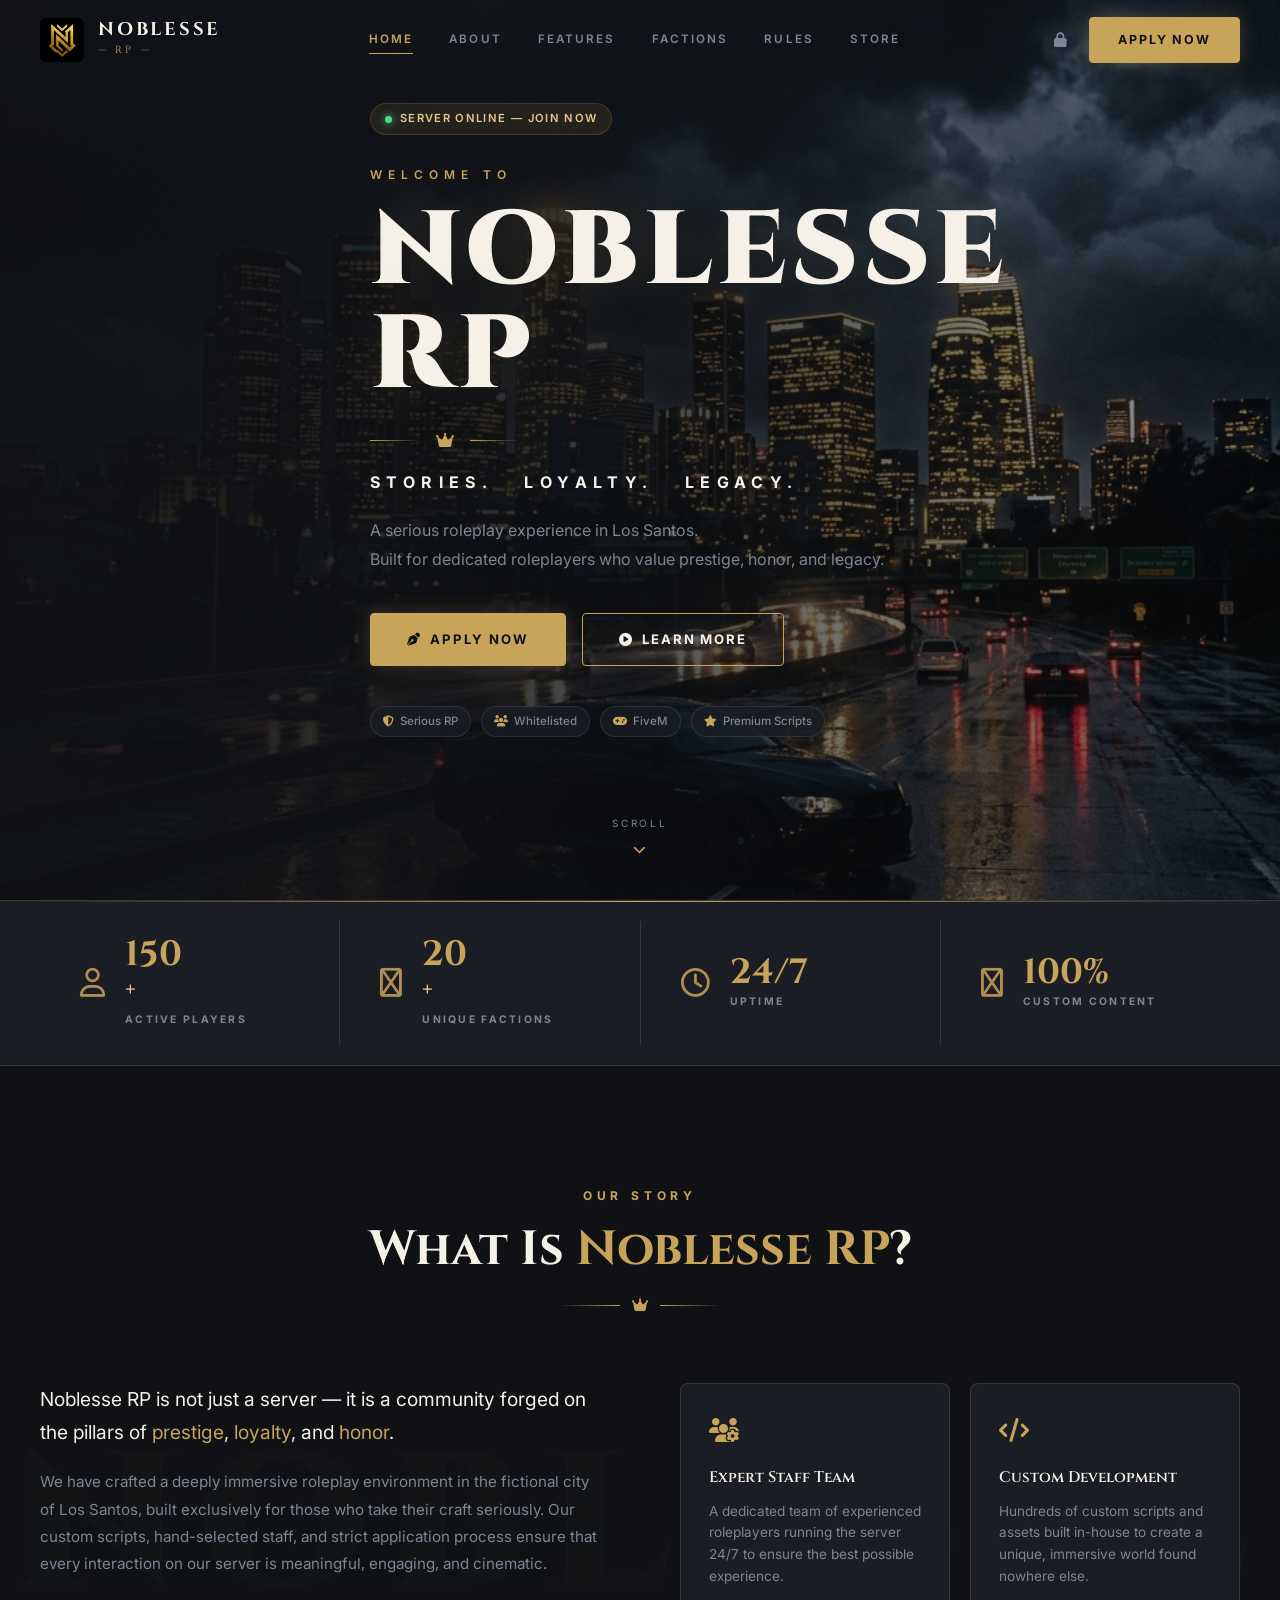
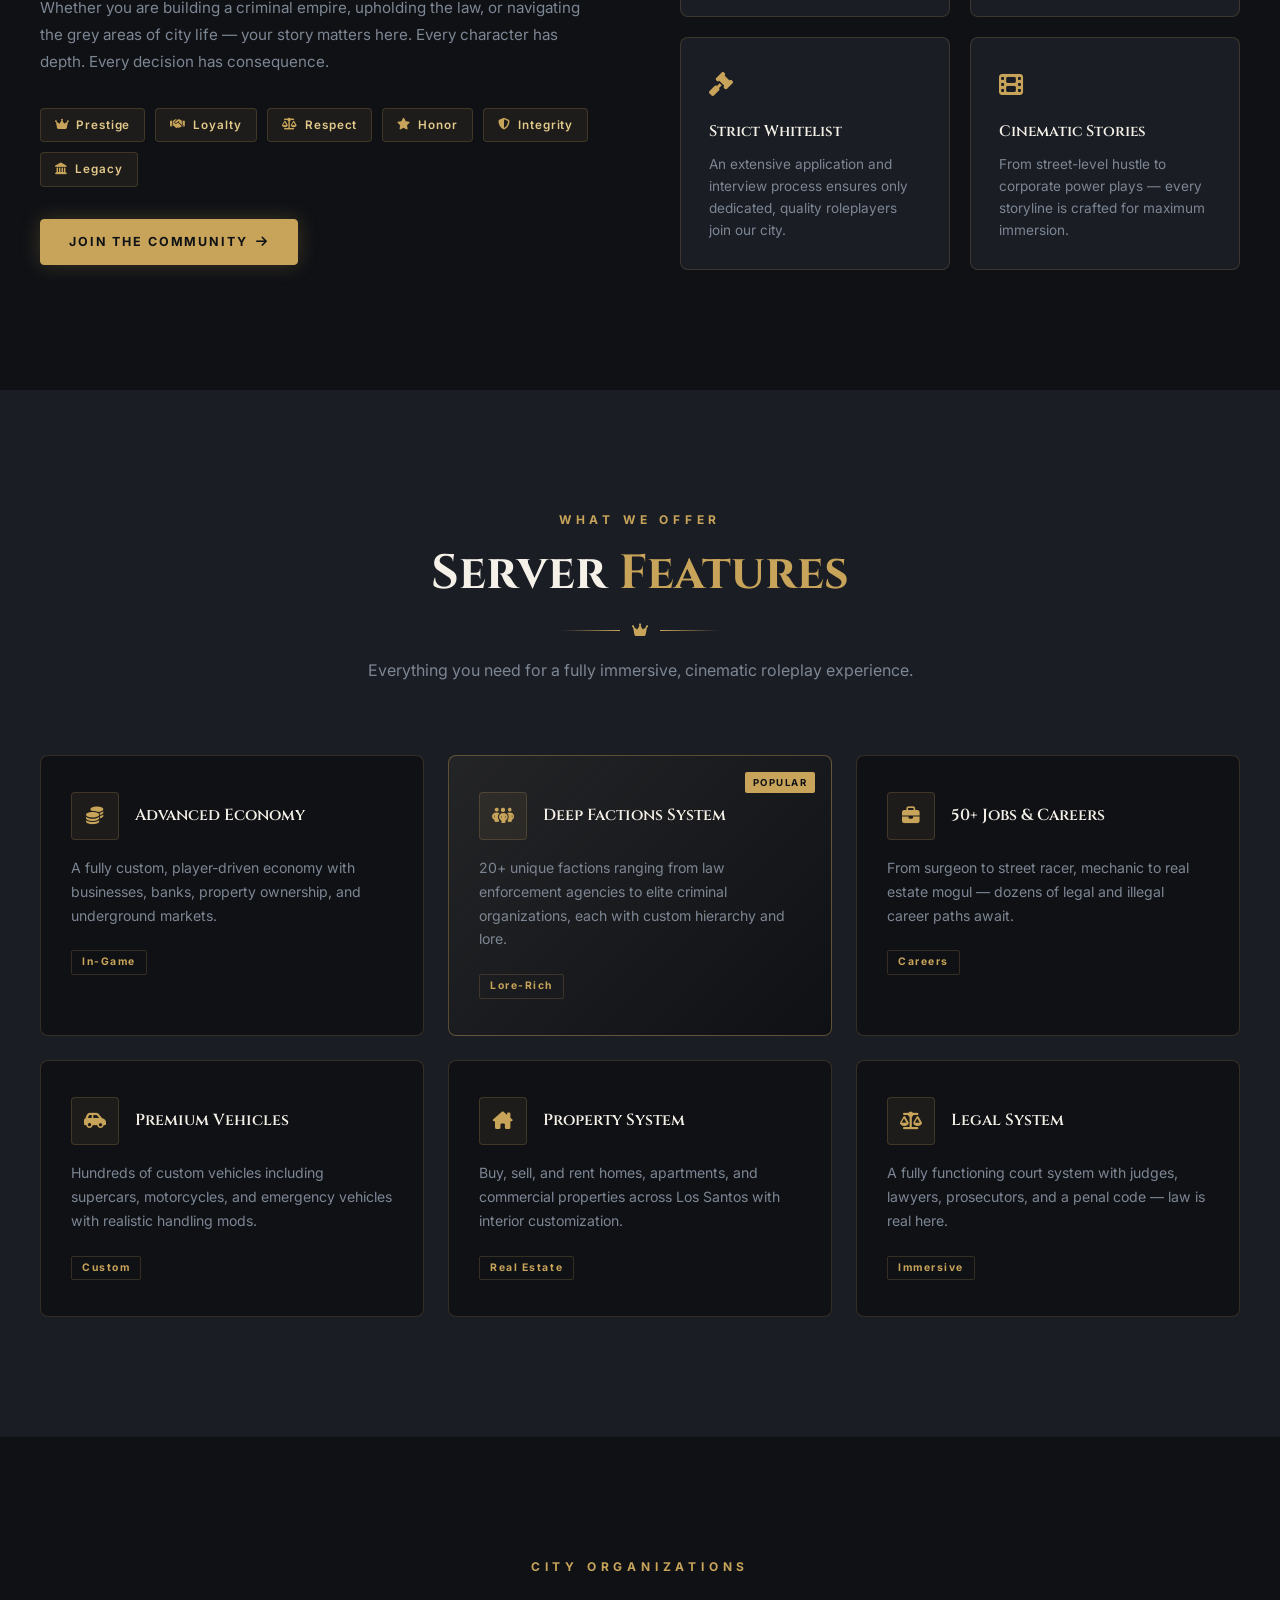
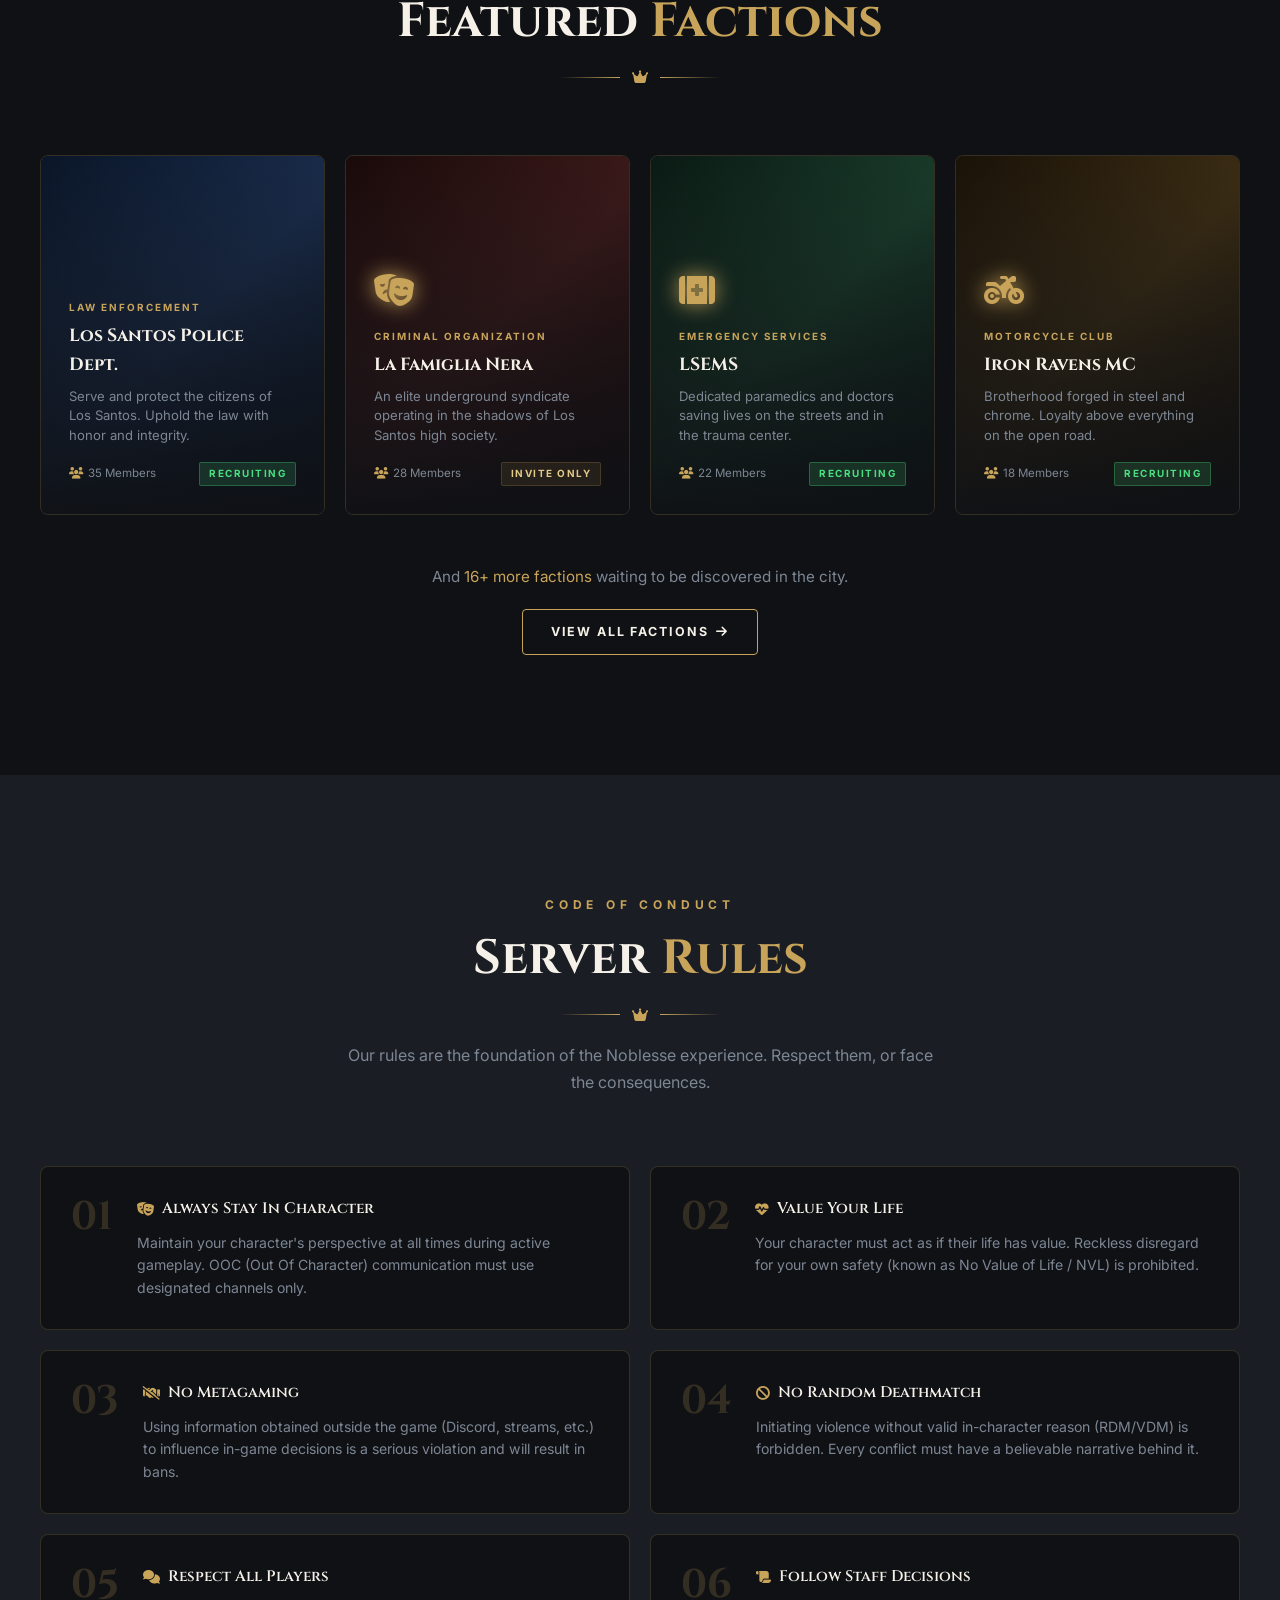
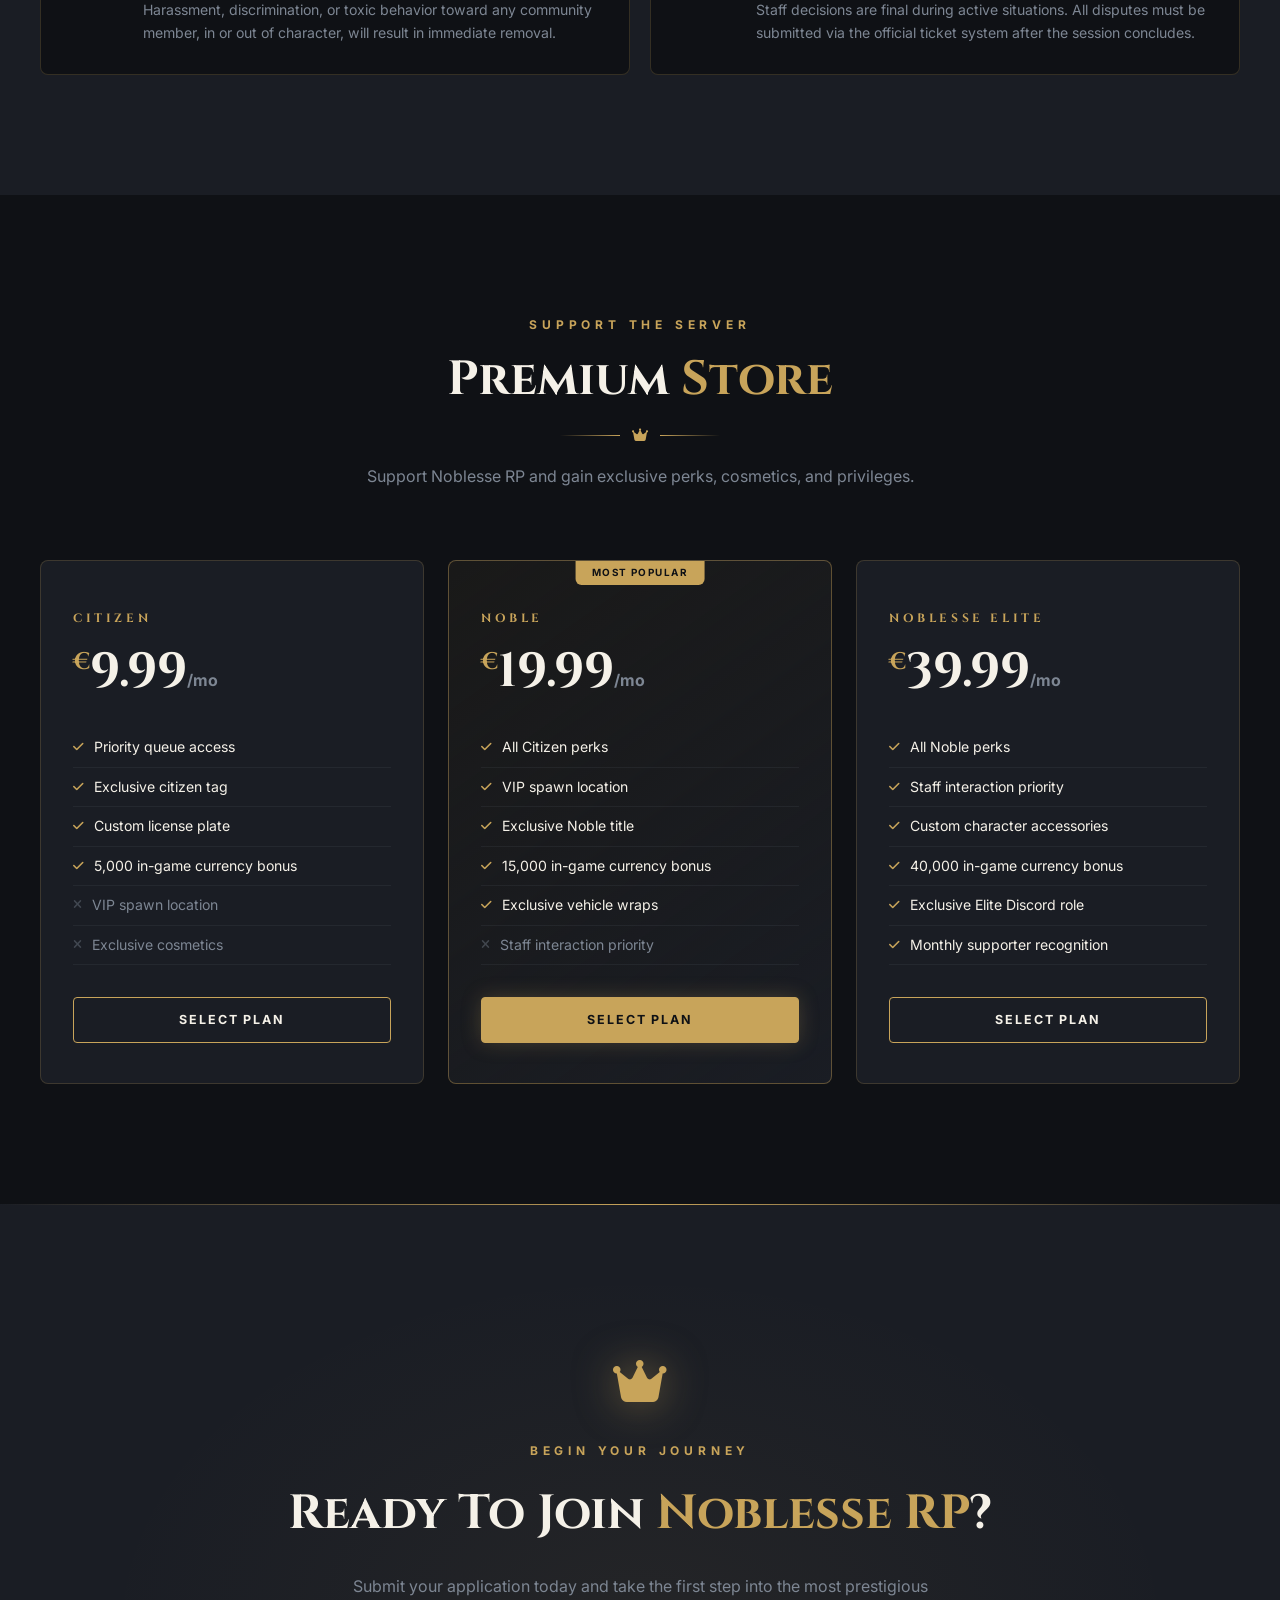
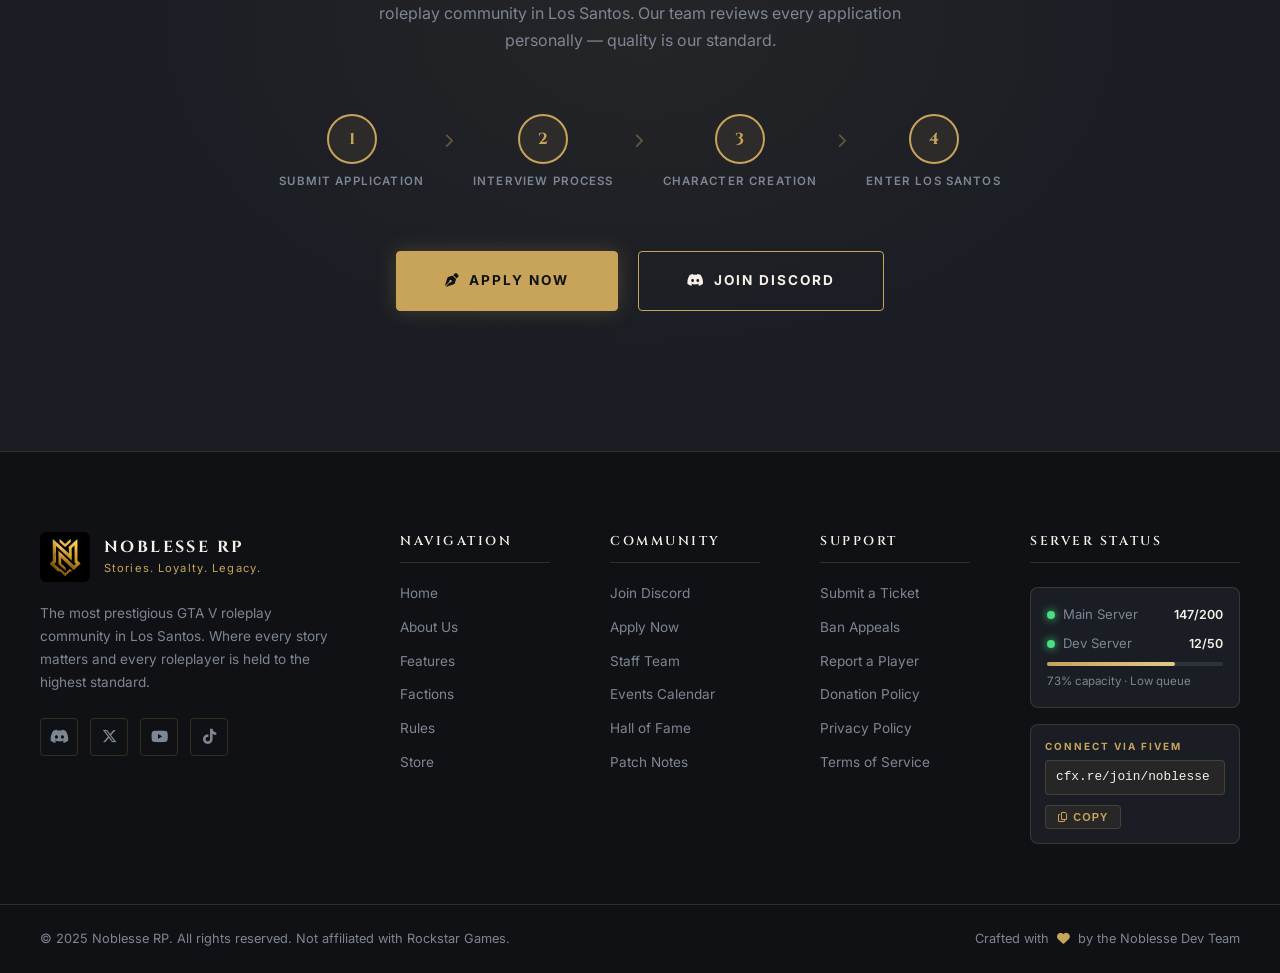
<file: index.html>
<!DOCTYPE html>
<html lang="en">
<head>
  <meta charset="UTF-8" />
  <meta name="viewport" content="width=device-width, initial-scale=1.0" />
  <title>NOBLESSE RP — Stories. Loyalty. Legacy.</title>
  <meta name="description" content="NOBLESSE RP — A serious, high-end GTA V roleplay community. Built for dedicated roleplayers who value prestige, loyalty, and legacy." />
  <meta name="keywords" content="GTA V roleplay, FiveM server, serious RP, Los Santos, NOBLESSE RP" />
  <meta property="og:title" content="NOBLESSE RP — Stories. Loyalty. Legacy." />
  <meta property="og:description" content="A serious roleplay experience in Los Santos. Built for dedicated roleplayers." />

  <!-- Google Fonts -->
  <link rel="preconnect" href="https://fonts.googleapis.com" />
  <link rel="preconnect" href="https://fonts.gstatic.com" crossorigin />
  <link href="https://fonts.googleapis.com/css2?family=Cinzel:wght@400;600;700;900&family=Inter:wght@300;400;500;600;700&display=swap" rel="stylesheet" />

  <!-- Font Awesome -->
  <link rel="stylesheet" href="https://cdnjs.cloudflare.com/ajax/libs/font-awesome/6.5.0/css/all.min.css" />

  <link rel="stylesheet" href="style.css" />
</head>
<body>

  <!-- ============ NAVBAR ============ -->
  <header class="navbar" id="navbar">
    <div class="nav-container">
      <!-- Logo -->
      <a href="index.html" class="nav-logo" id="home-logo">
        <div class="logo-icon">
          <img src="logo.png" alt="NOBLESSE RP Logo" class="logo-img" />
        </div>
        <div class="logo-text">
          <span class="logo-main">NOBLESSE</span>
          <span class="logo-sub">— RP —</span>
        </div>
      </a>

      <!-- Center Nav Links -->
      <nav class="nav-links" id="nav-links">
        <a href="#home" class="nav-link active" id="nav-home">HOME</a>
        <a href="#about" class="nav-link" id="nav-about">ABOUT</a>
        <a href="#features" class="nav-link" id="nav-features">FEATURES</a>
        <a href="#factions" class="nav-link" id="nav-factions">FACTIONS</a>
        <a href="#rules" class="nav-link" id="nav-rules">RULES</a>
        <a href="#store" class="nav-link" id="nav-store">STORE</a>
      </nav>

      <!-- Right CTA -->
      <div class="nav-right">
        <a href="admin.html" class="nav-admin-link" id="nav-admin-link" title="Admin Panel">
          <i class="fa-solid fa-lock"></i>
        </a>
        <a href="apply.html" class="btn btn-primary" id="nav-apply-btn">APPLY NOW</a>
      </div>

      <!-- Hamburger -->
      <button class="hamburger" id="hamburger-btn" aria-label="Toggle navigation">
        <span></span><span></span><span></span>
      </button>
    </div>
  </header>

  <!-- ============ HERO SECTION ============ -->
  <section class="hero" id="home">
    <div class="hero-bg">
      <div class="hero-overlay"></div>
      <div class="hero-particles" id="hero-particles"></div>
    </div>

    <div class="hero-content">
      <div class="hero-badge">
        <span class="badge-dot"></span>
        <span>SERVER ONLINE — JOIN NOW</span>
      </div>

      <p class="hero-subtitle" id="hero-welcome-text">WELCOME TO</p>
      <h1 class="hero-title" id="hero-main-title">NOBLESSE RP</h1>

      <div class="hero-divider">
        <span class="divider-line"></span>
        <i class="fa-solid fa-crown divider-icon"></i>
        <span class="divider-line"></span>
      </div>

      <p class="hero-slogan" id="hero-slogan">STORIES. &nbsp; LOYALTY. &nbsp; LEGACY.</p>
      <p class="hero-description" id="hero-description">
        A serious roleplay experience in Los Santos.<br />
        Built for dedicated roleplayers who value prestige, honor, and legacy.
      </p>

      <div class="hero-buttons">
        <a href="apply.html" class="btn btn-primary btn-lg" id="hero-apply-btn">
          <i class="fa-solid fa-pen-nib"></i>
          APPLY NOW
        </a>
        <a href="#about" class="btn btn-outline btn-lg" id="hero-learn-btn">
          <i class="fa-solid fa-circle-play"></i>
          LEARN MORE
        </a>
      </div>

      <div class="hero-tags">
        <span class="tag"><i class="fa-solid fa-shield-halved"></i> Serious RP</span>
        <span class="tag"><i class="fa-solid fa-users"></i> Whitelisted</span>
        <span class="tag"><i class="fa-solid fa-gamepad"></i> FiveM</span>
        <span class="tag"><i class="fa-solid fa-star"></i> Premium Scripts</span>
      </div>
    </div>

    <!-- Scroll Indicator -->
    <div class="scroll-indicator" id="scroll-indicator">
      <span class="scroll-text">SCROLL</span>
      <div class="scroll-arrow">
        <i class="fa-solid fa-chevron-down"></i>
      </div>
    </div>
  </section>

  <!-- ============ STATS BAR ============ -->
  <section class="stats-bar" id="stats-bar">
    <div class="stats-container">
      <div class="stat-item" id="stat-players">
        <div class="stat-icon"><i class="fa-regular fa-user"></i></div>
        <div class="stat-info">
          <span class="stat-number" data-target="150">0</span><span class="stat-plus">+</span>
          <span class="stat-label">ACTIVE PLAYERS</span>
        </div>
      </div>
      <div class="stat-divider"></div>
      <div class="stat-item" id="stat-factions">
        <div class="stat-icon"><i class="fa-regular fa-shield"></i></div>
        <div class="stat-info">
          <span class="stat-number" data-target="20">0</span><span class="stat-plus">+</span>
          <span class="stat-label">UNIQUE FACTIONS</span>
        </div>
      </div>
      <div class="stat-divider"></div>
      <div class="stat-item" id="stat-uptime">
        <div class="stat-icon"><i class="fa-regular fa-clock"></i></div>
        <div class="stat-info">
          <span class="stat-number stat-text-val">24/7</span>
          <span class="stat-label">UPTIME</span>
        </div>
      </div>
      <div class="stat-divider"></div>
      <div class="stat-item" id="stat-content">
        <div class="stat-icon"><i class="fa-regular fa-box"></i></div>
        <div class="stat-info">
          <span class="stat-number stat-text-val">100%</span>
          <span class="stat-label">CUSTOM CONTENT</span>
        </div>
      </div>
    </div>
  </section>

  <!-- ============ ABOUT SECTION ============ -->
  <section class="about-section" id="about">
    <div class="section-container">
      <div class="section-header">
        <p class="section-eyebrow">OUR STORY</p>
        <h2 class="section-title">What Is <span class="gold-text">Noblesse RP</span>?</h2>
        <div class="title-underline"><span></span><i class="fa-solid fa-crown"></i><span></span></div>
      </div>

      <div class="about-grid">
        <div class="about-text">
          <p class="about-lead">
            Noblesse RP is not just a server — it is a community forged on the pillars of <span class="gold-text">prestige</span>, <span class="gold-text">loyalty</span>, and <span class="gold-text">honor</span>.
          </p>
          <p class="about-body">
            We have crafted a deeply immersive roleplay environment in the fictional city of Los Santos, built exclusively for those who take their craft seriously. Our custom scripts, hand-selected staff, and strict application process ensure that every interaction on our server is meaningful, engaging, and cinematic.
          </p>
          <p class="about-body">
            Whether you are building a criminal empire, upholding the law, or navigating the grey areas of city life — your story matters here. Every character has depth. Every decision has consequence.
          </p>
          <div class="about-values">
            <div class="value-chip" id="val-prestige"><i class="fa-solid fa-crown"></i> Prestige</div>
            <div class="value-chip" id="val-loyalty"><i class="fa-solid fa-handshake"></i> Loyalty</div>
            <div class="value-chip" id="val-respect"><i class="fa-solid fa-scale-balanced"></i> Respect</div>
            <div class="value-chip" id="val-honor"><i class="fa-solid fa-star"></i> Honor</div>
            <div class="value-chip" id="val-integrity"><i class="fa-solid fa-shield-halved"></i> Integrity</div>
            <div class="value-chip" id="val-legacy"><i class="fa-solid fa-landmark"></i> Legacy</div>
          </div>
          <a href="apply.html" class="btn btn-primary" id="about-apply-btn">JOIN THE COMMUNITY <i class="fa-solid fa-arrow-right"></i></a>
        </div>

        <div class="about-cards">
          <div class="about-card" id="about-card-1">
            <div class="about-card-icon"><i class="fa-solid fa-users-gear"></i></div>
            <h3>Expert Staff Team</h3>
            <p>A dedicated team of experienced roleplayers running the server 24/7 to ensure the best possible experience.</p>
          </div>
          <div class="about-card" id="about-card-2">
            <div class="about-card-icon"><i class="fa-solid fa-code"></i></div>
            <h3>Custom Development</h3>
            <p>Hundreds of custom scripts and assets built in-house to create a unique, immersive world found nowhere else.</p>
          </div>
          <div class="about-card" id="about-card-3">
            <div class="about-card-icon"><i class="fa-solid fa-gavel"></i></div>
            <h3>Strict Whitelist</h3>
            <p>An extensive application and interview process ensures only dedicated, quality roleplayers join our city.</p>
          </div>
          <div class="about-card" id="about-card-4">
            <div class="about-card-icon"><i class="fa-solid fa-film"></i></div>
            <h3>Cinematic Stories</h3>
            <p>From street-level hustle to corporate power plays — every storyline is crafted for maximum immersion.</p>
          </div>
        </div>
      </div>
    </div>
  </section>

  <!-- ============ FEATURES SECTION ============ -->
  <section class="features-section" id="features">
    <div class="section-container">
      <div class="section-header">
        <p class="section-eyebrow">WHAT WE OFFER</p>
        <h2 class="section-title">Server <span class="gold-text">Features</span></h2>
        <div class="title-underline"><span></span><i class="fa-solid fa-crown"></i><span></span></div>
        <p class="section-description">Everything you need for a fully immersive, cinematic roleplay experience.</p>
      </div>

      <div class="features-grid">
        <div class="feature-card" id="feat-economy">
          <div class="feature-card-header">
            <div class="feature-icon"><i class="fa-solid fa-coins"></i></div>
            <h3>Advanced Economy</h3>
          </div>
          <p>A fully custom, player-driven economy with businesses, banks, property ownership, and underground markets.</p>
          <div class="feature-tag">In-Game</div>
        </div>

        <div class="feature-card featured" id="feat-factions">
          <div class="feature-card-badge">POPULAR</div>
          <div class="feature-card-header">
            <div class="feature-icon"><i class="fa-solid fa-people-group"></i></div>
            <h3>Deep Factions System</h3>
          </div>
          <p>20+ unique factions ranging from law enforcement agencies to elite criminal organizations, each with custom hierarchy and lore.</p>
          <div class="feature-tag">Lore-Rich</div>
        </div>

        <div class="feature-card" id="feat-jobs">
          <div class="feature-card-header">
            <div class="feature-icon"><i class="fa-solid fa-briefcase"></i></div>
            <h3>50+ Jobs & Careers</h3>
          </div>
          <p>From surgeon to street racer, mechanic to real estate mogul — dozens of legal and illegal career paths await.</p>
          <div class="feature-tag">Careers</div>
        </div>

        <div class="feature-card" id="feat-vehicles">
          <div class="feature-card-header">
            <div class="feature-icon"><i class="fa-solid fa-car-side"></i></div>
            <h3>Premium Vehicles</h3>
          </div>
          <p>Hundreds of custom vehicles including supercars, motorcycles, and emergency vehicles with realistic handling mods.</p>
          <div class="feature-tag">Custom</div>
        </div>

        <div class="feature-card" id="feat-housing">
          <div class="feature-card-header">
            <div class="feature-icon"><i class="fa-solid fa-house-chimney"></i></div>
            <h3>Property System</h3>
          </div>
          <p>Buy, sell, and rent homes, apartments, and commercial properties across Los Santos with interior customization.</p>
          <div class="feature-tag">Real Estate</div>
        </div>

        <div class="feature-card" id="feat-legal">
          <div class="feature-card-header">
            <div class="feature-icon"><i class="fa-solid fa-scale-balanced"></i></div>
            <h3>Legal System</h3>
          </div>
          <p>A fully functioning court system with judges, lawyers, prosecutors, and a penal code — law is real here.</p>
          <div class="feature-tag">Immersive</div>
        </div>
      </div>
    </div>
  </section>

  <!-- ============ FACTIONS SECTION ============ -->
  <section class="factions-section" id="factions">
    <div class="section-container">
      <div class="section-header">
        <p class="section-eyebrow">CITY ORGANIZATIONS</p>
        <h2 class="section-title">Featured <span class="gold-text">Factions</span></h2>
        <div class="title-underline"><span></span><i class="fa-solid fa-crown"></i><span></span></div>
      </div>

      <div class="factions-grid">
        <div class="faction-card" id="faction-lspd">
          <div class="faction-bg faction-law"></div>
          <div class="faction-content">
            <div class="faction-icon"><i class="fa-solid fa-shield-badge"></i></div>
            <span class="faction-type">LAW ENFORCEMENT</span>
            <h3>Los Santos Police Dept.</h3>
            <p>Serve and protect the citizens of Los Santos. Uphold the law with honor and integrity.</p>
            <div class="faction-footer">
              <span class="faction-members"><i class="fa-solid fa-users"></i> 35 Members</span>
              <span class="faction-status open">RECRUITING</span>
            </div>
          </div>
        </div>

        <div class="faction-card" id="faction-mafia">
          <div class="faction-bg faction-crime"></div>
          <div class="faction-content">
            <div class="faction-icon"><i class="fa-solid fa-masks-theater"></i></div>
            <span class="faction-type">CRIMINAL ORGANIZATION</span>
            <h3>La Famiglia Nera</h3>
            <p>An elite underground syndicate operating in the shadows of Los Santos high society.</p>
            <div class="faction-footer">
              <span class="faction-members"><i class="fa-solid fa-users"></i> 28 Members</span>
              <span class="faction-status closed">INVITE ONLY</span>
            </div>
          </div>
        </div>

        <div class="faction-card" id="faction-ems">
          <div class="faction-bg faction-medical"></div>
          <div class="faction-content">
            <div class="faction-icon"><i class="fa-solid fa-kit-medical"></i></div>
            <span class="faction-type">EMERGENCY SERVICES</span>
            <h3>LSEMS</h3>
            <p>Dedicated paramedics and doctors saving lives on the streets and in the trauma center.</p>
            <div class="faction-footer">
              <span class="faction-members"><i class="fa-solid fa-users"></i> 22 Members</span>
              <span class="faction-status open">RECRUITING</span>
            </div>
          </div>
        </div>

        <div class="faction-card" id="faction-biker">
          <div class="faction-bg faction-biker"></div>
          <div class="faction-content">
            <div class="faction-icon"><i class="fa-solid fa-motorcycle"></i></div>
            <span class="faction-type">MOTORCYCLE CLUB</span>
            <h3>Iron Ravens MC</h3>
            <p>Brotherhood forged in steel and chrome. Loyalty above everything on the open road.</p>
            <div class="faction-footer">
              <span class="faction-members"><i class="fa-solid fa-users"></i> 18 Members</span>
              <span class="faction-status open">RECRUITING</span>
            </div>
          </div>
        </div>
      </div>

      <div class="factions-cta">
        <p>And <span class="gold-text">16+ more factions</span> waiting to be discovered in the city.</p>
        <a href="apply.html" class="btn btn-outline" id="factions-apply-btn">VIEW ALL FACTIONS <i class="fa-solid fa-arrow-right"></i></a>
      </div>
    </div>
  </section>

  <!-- ============ RULES SECTION ============ -->
  <section class="rules-section" id="rules">
    <div class="section-container">
      <div class="section-header">
        <p class="section-eyebrow">CODE OF CONDUCT</p>
        <h2 class="section-title">Server <span class="gold-text">Rules</span></h2>
        <div class="title-underline"><span></span><i class="fa-solid fa-crown"></i><span></span></div>
        <p class="section-description">Our rules are the foundation of the Noblesse experience. Respect them, or face the consequences.</p>
      </div>

      <div class="rules-grid">
        <div class="rule-card" id="rule-1">
          <span class="rule-number">01</span>
          <div class="rule-body">
            <h3><i class="fa-solid fa-theater-masks"></i> Always Stay In Character</h3>
            <p>Maintain your character's perspective at all times during active gameplay. OOC (Out Of Character) communication must use designated channels only.</p>
          </div>
        </div>
        <div class="rule-card" id="rule-2">
          <span class="rule-number">02</span>
          <div class="rule-body">
            <h3><i class="fa-solid fa-heart-pulse"></i> Value Your Life</h3>
            <p>Your character must act as if their life has value. Reckless disregard for your own safety (known as No Value of Life / NVL) is prohibited.</p>
          </div>
        </div>
        <div class="rule-card" id="rule-3">
          <span class="rule-number">03</span>
          <div class="rule-body">
            <h3><i class="fa-solid fa-handshake-slash"></i> No Metagaming</h3>
            <p>Using information obtained outside the game (Discord, streams, etc.) to influence in-game decisions is a serious violation and will result in bans.</p>
          </div>
        </div>
        <div class="rule-card" id="rule-4">
          <span class="rule-number">04</span>
          <div class="rule-body">
            <h3><i class="fa-solid fa-ban"></i> No Random Deathmatch</h3>
            <p>Initiating violence without valid in-character reason (RDM/VDM) is forbidden. Every conflict must have a believable narrative behind it.</p>
          </div>
        </div>
        <div class="rule-card" id="rule-5">
          <span class="rule-number">05</span>
          <div class="rule-body">
            <h3><i class="fa-solid fa-comments"></i> Respect All Players</h3>
            <p>Harassment, discrimination, or toxic behavior toward any community member, in or out of character, will result in immediate removal.</p>
          </div>
        </div>
        <div class="rule-card" id="rule-6">
          <span class="rule-number">06</span>
          <div class="rule-body">
            <h3><i class="fa-solid fa-scroll"></i> Follow Staff Decisions</h3>
            <p>Staff decisions are final during active situations. All disputes must be submitted via the official ticket system after the session concludes.</p>
          </div>
        </div>
      </div>
    </div>
  </section>

  <!-- ============ STORE SECTION ============ -->
  <section class="store-section" id="store">
    <div class="section-container">
      <div class="section-header">
        <p class="section-eyebrow">SUPPORT THE SERVER</p>
        <h2 class="section-title">Premium <span class="gold-text">Store</span></h2>
        <div class="title-underline"><span></span><i class="fa-solid fa-crown"></i><span></span></div>
        <p class="section-description">Support Noblesse RP and gain exclusive perks, cosmetics, and privileges.</p>
      </div>

      <div class="store-grid">
        <div class="store-card" id="store-basic">
          <div class="store-tier">CITIZEN</div>
          <div class="store-price"><span class="currency">€</span>9.99<span class="period">/mo</span></div>
          <ul class="store-perks">
            <li><i class="fa-solid fa-check"></i> Priority queue access</li>
            <li><i class="fa-solid fa-check"></i> Exclusive citizen tag</li>
            <li><i class="fa-solid fa-check"></i> Custom license plate</li>
            <li><i class="fa-solid fa-check"></i> 5,000 in-game currency bonus</li>
            <li class="disabled"><i class="fa-solid fa-xmark"></i> VIP spawn location</li>
            <li class="disabled"><i class="fa-solid fa-xmark"></i> Exclusive cosmetics</li>
          </ul>
          <a href="#" class="btn btn-outline store-btn" id="store-basic-btn">SELECT PLAN</a>
        </div>

        <div class="store-card featured" id="store-noble">
          <div class="store-popular-badge">MOST POPULAR</div>
          <div class="store-tier">NOBLE</div>
          <div class="store-price"><span class="currency">€</span>19.99<span class="period">/mo</span></div>
          <ul class="store-perks">
            <li><i class="fa-solid fa-check"></i> All Citizen perks</li>
            <li><i class="fa-solid fa-check"></i> VIP spawn location</li>
            <li><i class="fa-solid fa-check"></i> Exclusive Noble title</li>
            <li><i class="fa-solid fa-check"></i> 15,000 in-game currency bonus</li>
            <li><i class="fa-solid fa-check"></i> Exclusive vehicle wraps</li>
            <li class="disabled"><i class="fa-solid fa-xmark"></i> Staff interaction priority</li>
          </ul>
          <a href="#" class="btn btn-primary store-btn" id="store-noble-btn">SELECT PLAN</a>
        </div>

        <div class="store-card" id="store-elite">
          <div class="store-tier">NOBLESSE ELITE</div>
          <div class="store-price"><span class="currency">€</span>39.99<span class="period">/mo</span></div>
          <ul class="store-perks">
            <li><i class="fa-solid fa-check"></i> All Noble perks</li>
            <li><i class="fa-solid fa-check"></i> Staff interaction priority</li>
            <li><i class="fa-solid fa-check"></i> Custom character accessories</li>
            <li><i class="fa-solid fa-check"></i> 40,000 in-game currency bonus</li>
            <li><i class="fa-solid fa-check"></i> Exclusive Elite Discord role</li>
            <li><i class="fa-solid fa-check"></i> Monthly supporter recognition</li>
          </ul>
          <a href="#" class="btn btn-outline store-btn" id="store-elite-btn">SELECT PLAN</a>
        </div>
      </div>
    </div>
  </section>

  <!-- ============ APPLY SECTION ============ -->
  <section class="apply-section" id="apply">
    <div class="apply-bg-overlay"></div>
    <div class="section-container apply-content">
      <div class="apply-icon"><i class="fa-solid fa-crown"></i></div>
      <p class="section-eyebrow">BEGIN YOUR JOURNEY</p>
      <h2 class="apply-title">Ready To Join <span class="gold-text">Noblesse RP</span>?</h2>
      <p class="apply-description">
        Submit your application today and take the first step into the most prestigious roleplay community in Los Santos.
        Our team reviews every application personally — quality is our standard.
      </p>
      <div class="apply-steps">
        <div class="apply-step" id="step-1">
          <span class="step-num">1</span>
          <span class="step-label">Submit Application</span>
        </div>
        <div class="apply-step-arrow"><i class="fa-solid fa-chevron-right"></i></div>
        <div class="apply-step" id="step-2">
          <span class="step-num">2</span>
          <span class="step-label">Interview Process</span>
        </div>
        <div class="apply-step-arrow"><i class="fa-solid fa-chevron-right"></i></div>
        <div class="apply-step" id="step-3">
          <span class="step-num">3</span>
          <span class="step-label">Character Creation</span>
        </div>
        <div class="apply-step-arrow"><i class="fa-solid fa-chevron-right"></i></div>
        <div class="apply-step" id="step-4">
          <span class="step-num">4</span>
          <span class="step-label">Enter Los Santos</span>
        </div>
      </div>
      <div class="apply-buttons">
        <a href="#" class="btn btn-primary btn-xl" id="apply-main-btn">
          <i class="fa-solid fa-pen-nib"></i> APPLY NOW
        </a>
        <a href="#" class="btn btn-outline btn-xl" id="apply-discord-btn">
          <i class="fa-brands fa-discord"></i> JOIN DISCORD
        </a>
      </div>
    </div>
  </section>

  <!-- ============ FOOTER ============ -->
  <footer class="footer" id="footer">
    <div class="footer-top">
      <div class="footer-container">
        <div class="footer-brand">
          <div class="footer-logo">
          <img src="logo.png" alt="NOBLESSE RP Logo" class="logo-img" style="width:50px;height:50px;object-fit:contain;" />
            <div>
              <span class="footer-logo-main">NOBLESSE RP</span>
              <span class="footer-logo-sub">Stories. Loyalty. Legacy.</span>
            </div>
          </div>
          <p class="footer-tagline">The most prestigious GTA V roleplay community in Los Santos. Where every story matters and every roleplayer is held to the highest standard.</p>
          <div class="footer-socials">
            <a href="#" class="social-link" id="social-discord" title="Discord"><i class="fa-brands fa-discord"></i></a>
            <a href="#" class="social-link" id="social-twitter" title="Twitter"><i class="fa-brands fa-x-twitter"></i></a>
            <a href="#" class="social-link" id="social-youtube" title="YouTube"><i class="fa-brands fa-youtube"></i></a>
            <a href="#" class="social-link" id="social-tiktok" title="TikTok"><i class="fa-brands fa-tiktok"></i></a>
          </div>
        </div>

        <div class="footer-links-group">
          <h4>Navigation</h4>
          <a href="#home">Home</a>
          <a href="#about">About Us</a>
          <a href="#features">Features</a>
          <a href="#factions">Factions</a>
          <a href="#rules">Rules</a>
          <a href="#store">Store</a>
        </div>

        <div class="footer-links-group">
          <h4>Community</h4>
          <a href="#">Join Discord</a>
          <a href="#">Apply Now</a>
          <a href="#">Staff Team</a>
          <a href="#">Events Calendar</a>
          <a href="#">Hall of Fame</a>
          <a href="#">Patch Notes</a>
        </div>

        <div class="footer-links-group">
          <h4>Support</h4>
          <a href="#">Submit a Ticket</a>
          <a href="#">Ban Appeals</a>
          <a href="#">Report a Player</a>
          <a href="#">Donation Policy</a>
          <a href="#">Privacy Policy</a>
          <a href="#">Terms of Service</a>
        </div>

        <div class="footer-server-info">
          <h4>Server Status</h4>
          <div class="server-status-card">
            <div class="status-row">
              <span class="status-indicator online"></span>
              <span>Main Server</span>
              <span class="status-count">147/200</span>
            </div>
            <div class="status-row">
              <span class="status-indicator online"></span>
              <span>Dev Server</span>
              <span class="status-count">12/50</span>
            </div>
            <div class="status-bar-wrap">
              <div class="status-bar-fill" style="width:73%"></div>
            </div>
            <p class="status-note">73% capacity · Low queue</p>
          </div>
          <div class="connect-box">
            <span class="connect-label">CONNECT VIA FIVEM</span>
            <code class="connect-code">cfx.re/join/noblesse</code>
            <button class="copy-btn" id="copy-connect-btn" onclick="copyConnect()"><i class="fa-regular fa-copy"></i> COPY</button>
          </div>
        </div>
      </div>
    </div>

    <div class="footer-bottom">
      <div class="footer-container footer-bottom-inner">
        <p>&copy; 2025 Noblesse RP. All rights reserved. Not affiliated with Rockstar Games.</p>
        <p class="footer-credits">Crafted with <i class="fa-solid fa-heart" style="color:#C8A45A"></i> by the Noblesse Dev Team</p>
      </div>
    </div>
  </footer>

  <!-- Back to top button -->
  <button class="back-to-top" id="back-to-top" onclick="window.scrollTo({top:0, behavior:'smooth'})" title="Back to top">
    <i class="fa-solid fa-chevron-up"></i>
  </button>

  <script src="main.js"></script>
</body>
</html>
</file>
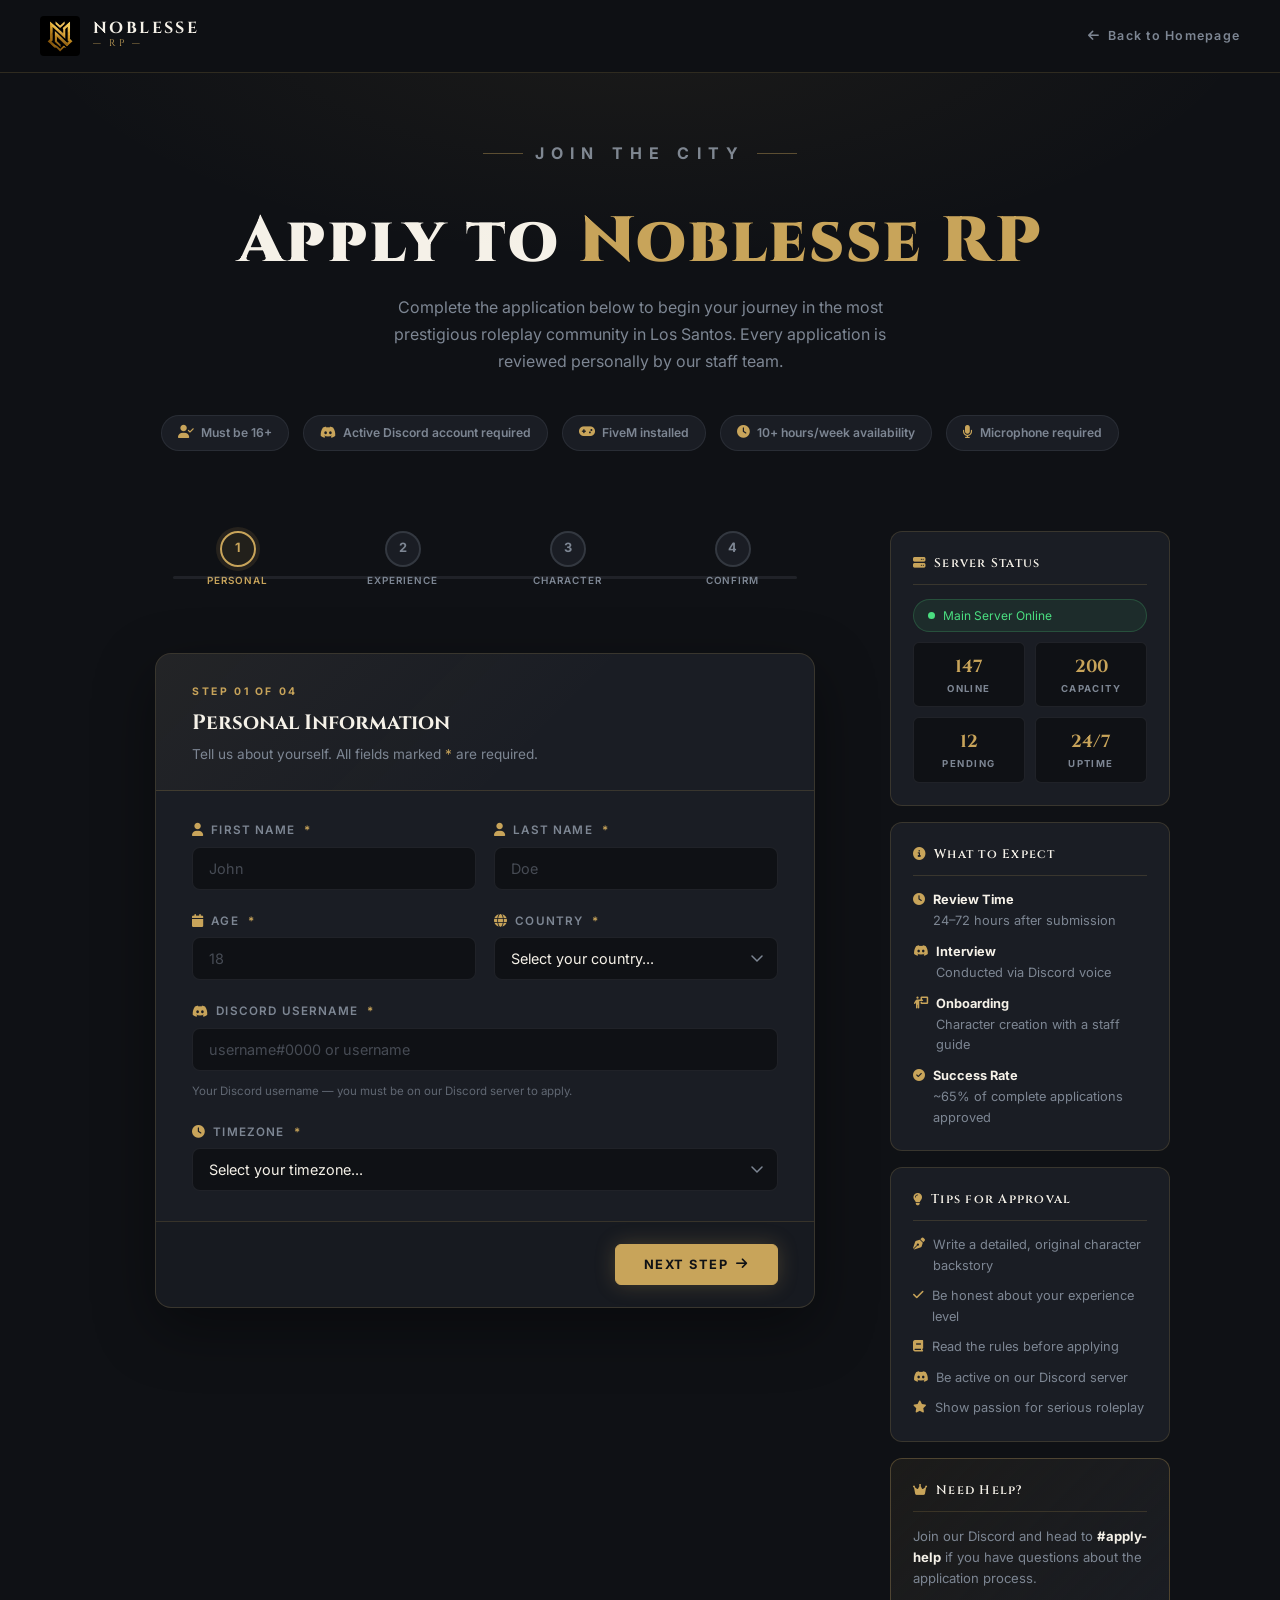
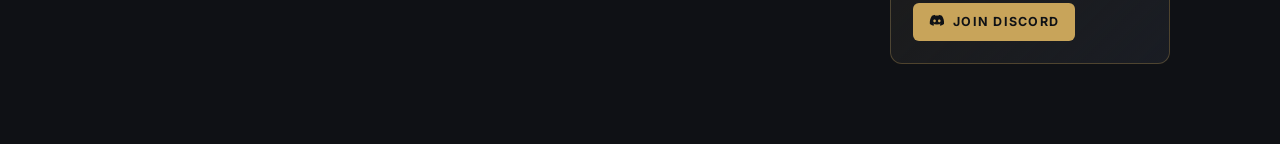
<file: apply.html>
<!DOCTYPE html>
<html lang="en">
<head>
  <meta charset="UTF-8" />
  <meta name="viewport" content="width=device-width, initial-scale=1.0" />
  <title>Apply — NOBLESSE RP</title>
  <meta name="description" content="Apply to join NOBLESSE RP — the most prestigious GTA V roleplay community in Los Santos. Begin your journey today." />

  <link rel="preconnect" href="https://fonts.googleapis.com" />
  <link rel="preconnect" href="https://fonts.gstatic.com" crossorigin />
  <link href="https://fonts.googleapis.com/css2?family=Cinzel:wght@400;600;700;900&family=Inter:wght@300;400;500;600;700&display=swap" rel="stylesheet" />
  <link rel="stylesheet" href="https://cdnjs.cloudflare.com/ajax/libs/font-awesome/6.5.0/css/all.min.css" />

  <style>
    /* ===== ROOT ===== */
    :root {
      --bg:         #0F1115;
      --bg-2:       #1A1D24;
      --bg-3:       #12151a;
      --gold:       #C8A45A;
      --gold-light: #E3C98A;
      --ivory:      #F5F1E8;
      --slate:      #7D8693;
      --border:     rgba(200,164,90,0.18);
      --border-2:   rgba(125,134,147,0.15);
      --green:      #4ade80;
      --red:        #ef4444;
      --font-h: 'Cinzel', serif;
      --font-b: 'Inter', sans-serif;
      --tr: all 0.3s cubic-bezier(0.4, 0, 0.2, 1);
    }
    *, *::before, *::after { box-sizing: border-box; margin: 0; padding: 0; }
    html {
      scroll-behavior: smooth;
      scrollbar-width: thin;
      scrollbar-color: var(--gold) var(--bg-2);
    }
    html::-webkit-scrollbar { width: 5px; }
    html::-webkit-scrollbar-thumb { background: var(--gold); border-radius: 3px; }
    body {
      font-family: var(--font-b);
      background: var(--bg);
      color: var(--ivory);
      min-height: 100vh;
      line-height: 1.6;
    }
    a { text-decoration: none; color: inherit; }
    button { cursor: pointer; border: none; font-family: var(--font-b); }
    input, select, textarea { font-family: var(--font-b); }

    /* ===== NAVBAR ===== */
    .navbar {
      position: fixed; top: 0; left: 0; right: 0; z-index: 100;
      background: rgba(15,17,21,0.97);
      border-bottom: 1px solid var(--border);
      backdrop-filter: blur(20px);
    }
    .nav-inner {
      max-width: 1280px; margin: 0 auto; padding: 0 40px;
      display: flex; align-items: center; justify-content: space-between;
      height: 72px;
    }
    .nav-logo { display: flex; align-items: center; gap: 13px; }
    .nav-logo img { width: 40px; height: 40px; object-fit: contain; border-radius: 4px; }
    .logo-text-wrap { display: flex; flex-direction: column; }
    .logo-name { font-family: var(--font-h); font-size: 1rem; font-weight: 700; color: var(--ivory); letter-spacing: 0.15em; line-height: 1; }
    .logo-sub  { font-family: var(--font-h); font-size: 0.6rem; color: var(--gold); letter-spacing: 0.3em; }
    .nav-back {
      display: flex; align-items: center; gap: 8px;
      font-size: 0.78rem; font-weight: 600; letter-spacing: 0.1em;
      color: var(--slate); transition: color 0.2s;
    }
    .nav-back:hover { color: var(--gold); }

    /* ===== PAGE HERO ===== */
    .apply-hero {
      padding: 140px 40px 60px;
      text-align: center;
      position: relative;
      overflow: hidden;
    }
    .apply-hero::before {
      content: '';
      position: absolute; inset: 0;
      background: radial-gradient(ellipse 70% 70% at 50% 0%, rgba(200,164,90,0.07) 0%, transparent 70%);
      pointer-events: none;
    }
    .hero-eyebrow {
      font-size: 0.72rem; font-weight: 700; letter-spacing: 0.45em;
      color: var(--gold); text-transform: uppercase; margin-bottom: 14px;
      display: flex; align-items: center; justify-content: center; gap: 12px;
    }
    .hero-eyebrow span { display: block; width: 40px; height: 1px; background: var(--gold); opacity: 0.4; }
    .apply-hero h1 {
      font-family: var(--font-h);
      font-size: clamp(2.2rem, 6vw, 4rem);
      font-weight: 900; color: var(--ivory);
      letter-spacing: 0.04em; line-height: 1.1; margin-bottom: 16px;
    }
    .apply-hero h1 span { color: var(--gold); }
    .apply-hero p {
      font-size: 1rem; color: var(--slate); max-width: 560px;
      margin: 0 auto 40px; line-height: 1.7;
    }

    /* Requirements Banner */
    .requirements-bar {
      display: flex; justify-content: center; flex-wrap: wrap; gap: 14px;
      margin-bottom: 20px;
    }
    .req-chip {
      display: flex; align-items: center; gap: 7px;
      font-size: 0.76rem; font-weight: 600; color: var(--slate);
      background: var(--bg-2); border: 1px solid var(--border-2);
      padding: 7px 16px; border-radius: 30px;
      transition: var(--tr);
    }
    .req-chip i { color: var(--gold); font-size: 0.8rem; }
    .req-chip:hover { border-color: var(--border); color: var(--ivory); }

    /* ===== PROGRESS BAR ===== */
    .progress-section {
      max-width: 700px; margin: 0 auto 50px; padding: 0 20px;
    }
    .step-labels {
      display: flex; justify-content: space-between; margin-bottom: 12px;
    }
    .step-label {
      display: flex; flex-direction: column; align-items: center; gap: 6px;
      flex: 1; cursor: default;
    }
    .step-dot {
      width: 36px; height: 36px; border-radius: 50%;
      border: 2px solid rgba(125,134,147,0.25);
      display: flex; align-items: center; justify-content: center;
      font-size: 0.8rem; font-weight: 700; color: var(--slate);
      background: var(--bg-2); transition: var(--tr); position: relative; z-index: 1;
    }
    .step-dot.active  { border-color: var(--gold); color: var(--gold); background: rgba(200,164,90,0.1); box-shadow: 0 0 0 4px rgba(200,164,90,0.12); }
    .step-dot.done    { border-color: var(--gold); background: var(--gold); color: var(--bg); }
    .step-name { font-size: 0.62rem; font-weight: 600; letter-spacing: 0.1em; color: var(--slate); text-transform: uppercase; transition: color 0.3s; text-align: center; }
    .step-label.active .step-name { color: var(--gold); }
    .step-label.done   .step-name { color: var(--gold-light); }

    .progress-track {
      height: 3px; background: rgba(125,134,147,0.15);
      border-radius: 2px; margin: 0 18px 0; position: relative;
      top: -24px; z-index: 0;
    }
    .progress-fill {
      height: 100%; background: linear-gradient(90deg, var(--gold), var(--gold-light));
      border-radius: 2px; transition: width 0.5s cubic-bezier(0.4, 0, 0.2, 1);
      width: 0%;
    }

    /* ===== FORM CARD ===== */
    .form-card {
      max-width: 700px; margin: 0 auto 80px; padding: 0 20px;
    }
    .form-panel {
      background: var(--bg-2);
      border: 1px solid var(--border);
      border-radius: 16px;
      overflow: hidden;
      box-shadow: 0 20px 60px rgba(0,0,0,0.4);
    }
    .panel-header {
      padding: 30px 36px 24px;
      border-bottom: 1px solid var(--border);
      background: linear-gradient(135deg, rgba(200,164,90,0.05) 0%, transparent 60%);
    }
    .panel-step-num {
      font-size: 0.65rem; font-weight: 700; letter-spacing: 0.25em;
      color: var(--gold); margin-bottom: 6px;
    }
    .panel-title {
      font-family: var(--font-h); font-size: 1.3rem; font-weight: 700;
      color: var(--ivory); margin-bottom: 4px;
    }
    .panel-desc { font-size: 0.85rem; color: var(--slate); }

    /* Steps */
    .step { display: none; }
    .step.active { display: block; animation: stepIn 0.35s ease; }
    @keyframes stepIn { from { opacity:0; transform:translateX(20px); } to { opacity:1; transform:translateX(0); } }

    /* Form fields */
    .fields-wrap { padding: 30px 36px; display: flex; flex-direction: column; gap: 22px; }
    .field-group { display: flex; flex-direction: column; gap: 7px; }
    .field-row { display: grid; grid-template-columns: 1fr 1fr; gap: 18px; }
    label {
      font-size: 0.73rem; font-weight: 600; letter-spacing: 0.1em;
      color: var(--slate); text-transform: uppercase;
      display: flex; align-items: center; gap: 7px;
    }
    label i { color: var(--gold); font-size: 0.8rem; }
    label .req-star { color: var(--gold); margin-left: 2px; }
    .field-hint { font-size: 0.72rem; color: rgba(125,134,147,0.7); margin-top: 4px; }

    input[type="text"],
    input[type="number"],
    input[type="email"],
    select,
    textarea {
      background: var(--bg);
      border: 1px solid var(--border-2);
      border-radius: 8px;
      padding: 12px 16px;
      font-size: 0.9rem;
      color: var(--ivory);
      width: 100%;
      outline: none;
      transition: var(--tr);
      appearance: none;
      -webkit-appearance: none;
    }
    input::placeholder, textarea::placeholder { color: rgba(125,134,147,0.5); }
    input:focus, select:focus, textarea:focus {
      border-color: var(--gold);
      box-shadow: 0 0 0 3px rgba(200,164,90,0.1);
    }
    input.error, select.error, textarea.error {
      border-color: var(--red);
      box-shadow: 0 0 0 3px rgba(239,68,68,0.1);
    }
    .error-msg { font-size: 0.72rem; color: var(--red); margin-top: 4px; display: none; }
    .error-msg.show { display: block; }

    select {
      background-image: url("data:image/svg+xml,%3Csvg xmlns='http://www.w3.org/2000/svg' width='12' height='8' viewBox='0 0 12 8'%3E%3Cpath d='M1 1l5 5 5-5' stroke='%237D8693' stroke-width='1.5' fill='none' stroke-linecap='round'/%3E%3C/svg%3E");
      background-repeat: no-repeat;
      background-position: right 14px center;
      padding-right: 36px;
      cursor: pointer;
    }
    textarea { resize: vertical; min-height: 100px; }

    /* Character counter */
    .char-counter {
      font-size: 0.68rem; color: var(--slate); text-align: right; margin-top: 4px;
    }
    .char-counter.warn { color: var(--gold); }
    .char-counter.over { color: var(--red); }

    /* Radio options */
    .radio-group { display: flex; flex-direction: column; gap: 10px; }
    .radio-option {
      display: flex; align-items: center; gap: 12px;
      background: var(--bg); border: 1px solid var(--border-2);
      border-radius: 8px; padding: 13px 16px; cursor: pointer;
      transition: var(--tr);
    }
    .radio-option:hover { border-color: var(--border); }
    .radio-option input[type="radio"] { display: none; }
    .radio-option.selected {
      border-color: rgba(200,164,90,0.4);
      background: rgba(200,164,90,0.06);
    }
    .radio-custom {
      width: 18px; height: 18px; border-radius: 50%;
      border: 2px solid var(--border-2); flex-shrink: 0;
      display: flex; align-items: center; justify-content: center;
      transition: var(--tr);
    }
    .radio-option.selected .radio-custom {
      border-color: var(--gold);
      background: var(--gold);
    }
    .radio-option.selected .radio-custom::after {
      content: ''; width: 7px; height: 7px; border-radius: 50%;
      background: var(--bg);
    }
    .radio-label { display: flex; flex-direction: column; gap: 2px; }
    .radio-label strong { font-size: 0.88rem; font-weight: 600; color: var(--ivory); }
    .radio-label span   { font-size: 0.75rem; color: var(--slate); }

    /* Checkboxes */
    .checkbox-wrap {
      display: flex; align-items: flex-start; gap: 12px;
      background: var(--bg); border: 1px solid var(--border-2);
      border-radius: 8px; padding: 16px; cursor: pointer;
      transition: var(--tr);
    }
    .checkbox-wrap:hover { border-color: var(--border); }
    .checkbox-wrap input[type="checkbox"] { display: none; }
    .checkbox-custom {
      width: 20px; height: 20px; border-radius: 4px; flex-shrink: 0;
      border: 2px solid var(--border-2);
      display: flex; align-items: center; justify-content: center;
      transition: var(--tr); margin-top: 1px;
    }
    .checkbox-wrap.checked .checkbox-custom {
      background: var(--gold); border-color: var(--gold);
    }
    .checkbox-wrap.checked .checkbox-custom::after {
      content: '✓'; font-size: 0.75rem; font-weight: 700; color: var(--bg);
    }
    .checkbox-text { font-size: 0.85rem; color: var(--slate); line-height: 1.5; }
    .checkbox-text strong { color: var(--ivory); }
    .checkbox-wrap.checked { border-color: rgba(200,164,90,0.3); background: rgba(200,164,90,0.04); }

    /* Rating stars */
    .star-rating { display: flex; gap: 6px; }
    .star {
      font-size: 1.4rem; color: rgba(125,134,147,0.25);
      cursor: pointer; transition: var(--tr);
    }
    .star:hover, .star.active { color: var(--gold); text-shadow: 0 0 12px rgba(200,164,90,0.4); }

    /* Nav buttons */
    .panel-footer {
      padding: 22px 36px;
      border-top: 1px solid var(--border);
      display: flex; align-items: center; justify-content: space-between;
      background: rgba(0,0,0,0.1);
    }
    .btn-prev, .btn-next, .btn-submit {
      display: inline-flex; align-items: center; gap: 8px;
      font-size: 0.8rem; font-weight: 700; letter-spacing: 0.12em;
      text-transform: uppercase; padding: 12px 28px; border-radius: 6px;
      transition: var(--tr);
    }
    .btn-prev {
      background: transparent; border: 1px solid var(--border-2);
      color: var(--slate);
    }
    .btn-prev:hover { border-color: var(--border); color: var(--ivory); }
    .btn-next {
      background: var(--gold); border: 1px solid var(--gold);
      color: var(--bg); box-shadow: 0 0 20px rgba(200,164,90,0.25);
    }
    .btn-next:hover { background: var(--gold-light); box-shadow: 0 0 30px rgba(200,164,90,0.4); transform: translateY(-1px); }
    .btn-submit {
      background: var(--gold); border: 1px solid var(--gold);
      color: var(--bg); box-shadow: 0 0 20px rgba(200,164,90,0.25);
    }
    .btn-submit:hover { background: var(--gold-light); transform: translateY(-1px); }
    .btn-submit:disabled { opacity: 0.6; cursor: not-allowed; transform: none; }
    .step-counter { font-size: 0.75rem; color: var(--slate); }
    .step-counter span { color: var(--gold); font-weight: 700; }

    /* ===== SUCCESS SCREEN ===== */
    .success-screen {
      display: none;
      text-align: center; padding: 60px 36px;
    }
    .success-screen.show { display: block; animation: stepIn 0.5s ease; }
    .success-icon {
      width: 80px; height: 80px; border-radius: 50%;
      background: rgba(74,222,128,0.12); border: 2px solid rgba(74,222,128,0.3);
      display: flex; align-items: center; justify-content: center;
      font-size: 2rem; color: var(--green); margin: 0 auto 24px;
      animation: successPop 0.5s 0.2s ease both;
    }
    @keyframes successPop { from { transform: scale(0); opacity:0; } to { transform: scale(1); opacity:1; } }
    .success-title {
      font-family: var(--font-h); font-size: 1.8rem; font-weight: 700;
      color: var(--ivory); margin-bottom: 12px;
    }
    .success-sub { font-size: 0.95rem; color: var(--slate); line-height: 1.7; margin-bottom: 8px; }
    .app-id {
      display: inline-block; font-size: 0.78rem; font-weight: 700;
      font-family: monospace; background: rgba(200,164,90,0.1);
      border: 1px solid var(--border); padding: 6px 14px; border-radius: 4px;
      color: var(--gold); letter-spacing: 0.1em; margin-bottom: 32px;
    }
    .success-steps {
      display: flex; gap: 20px; justify-content: center;
      flex-wrap: wrap; margin-bottom: 32px;
    }
    .s-step {
      display: flex; flex-direction: column; align-items: center; gap: 8px;
      background: var(--bg); border: 1px solid var(--border);
      border-radius: 8px; padding: 18px 20px; min-width: 120px;
    }
    .s-step i { font-size: 1.3rem; color: var(--gold); }
    .s-step p { font-size: 0.75rem; color: var(--slate); text-align: center; line-height: 1.4; }
    .success-btns { display: flex; gap: 12px; justify-content: center; flex-wrap: wrap; }
    .btn-go-home, .btn-discord {
      display: inline-flex; align-items: center; gap: 8px;
      font-size: 0.78rem; font-weight: 700; letter-spacing: 0.1em;
      text-transform: uppercase; padding: 12px 24px; border-radius: 6px;
      transition: var(--tr);
    }
    .btn-go-home { background: var(--gold); color: var(--bg); border: 1px solid var(--gold); }
    .btn-go-home:hover { background: var(--gold-light); }
    .btn-discord { background: transparent; color: var(--ivory); border: 1px solid var(--border); }
    .btn-discord:hover { border-color: var(--gold); color: var(--gold); }

    /* ===== SIDEBAR INFO ===== */
    .apply-layout {
      max-width: 1100px; margin: 0 auto;
      display: grid; grid-template-columns: 1fr 280px;
      gap: 30px; padding: 0 20px 80px; align-items: start;
    }
    .info-sidebar { display: flex; flex-direction: column; gap: 16px; position: sticky; top: 90px; }
    .info-card {
      background: var(--bg-2); border: 1px solid var(--border);
      border-radius: 12px; padding: 22px;
    }
    .info-card h4 {
      font-family: var(--font-h); font-size: 0.78rem; font-weight: 600;
      color: var(--ivory); letter-spacing: 0.1em; margin-bottom: 14px;
      padding-bottom: 10px; border-bottom: 1px solid var(--border);
      display: flex; align-items: center; gap: 8px;
    }
    .info-card h4 i { color: var(--gold); }
    .info-list { display: flex; flex-direction: column; gap: 10px; }
    .info-item { display: flex; align-items: flex-start; gap: 8px; font-size: 0.8rem; color: var(--slate); }
    .info-item i { color: var(--gold); font-size: 0.75rem; flex-shrink: 0; margin-top: 3px; }
    .info-item strong { color: var(--ivory); display: block; margin-bottom: 1px; }
    .server-pill {
      display: flex; align-items: center; gap: 8px;
      background: rgba(74,222,128,0.08); border: 1px solid rgba(74,222,128,0.2);
      border-radius: 20px; padding: 6px 14px;
      font-size: 0.75rem; color: var(--green); margin-bottom: 10px;
    }
    .dot-green { width: 7px; height: 7px; border-radius: 50%; background: var(--green); animation: pulse 2s infinite; }
    @keyframes pulse { 0%,100%{opacity:1;transform:scale(1)} 50%{opacity:.5;transform:scale(1.3)} }
    .server-stats { display: grid; grid-template-columns: 1fr 1fr; gap: 10px; }
    .sstat { background: var(--bg); border: 1px solid var(--border-2); border-radius: 6px; padding: 10px; text-align: center; }
    .sstat-num { display: block; font-family: var(--font-h); font-size: 1.1rem; font-weight: 700; color: var(--gold); }
    .sstat-lbl { display: block; font-size: 0.6rem; font-weight: 700; letter-spacing: 0.15em; color: var(--slate); }

    /* ===== RESPONSIVE ===== */
    @media (max-width: 900px) {
      .apply-layout { grid-template-columns: 1fr; }
      .info-sidebar { position: static; order: -1; }
      .apply-hero { padding: 120px 24px 40px; }
    }
    @media (max-width: 600px) {
      .field-row { grid-template-columns: 1fr; }
      .fields-wrap { padding: 24px 22px; }
      .panel-header { padding: 22px 22px 18px; }
      .panel-footer { padding: 18px 22px; flex-wrap: wrap; gap: 12px; }
      .nav-inner { padding: 0 20px; }
      .apply-hero { padding: 110px 20px 36px; }
    }
  </style>
</head>
<body>

  <!-- ===== NAVBAR ===== -->
  <header class="navbar">
    <div class="nav-inner">
      <a href="index.html" class="nav-logo">
        <img src="logo.png" alt="NOBLESSE RP" />
        <div class="logo-text-wrap">
          <span class="logo-name">NOBLESSE</span>
          <span class="logo-sub">— RP —</span>
        </div>
      </a>
      <a href="index.html" class="nav-back">
        <i class="fa-solid fa-arrow-left"></i> Back to Homepage
      </a>
    </div>
  </header>

  <!-- ===== HERO ===== -->
  <div class="apply-hero">
    <p class="hero-eyebrow"><span></span> JOIN THE CITY <span></span></p>
    <h1>Apply to <span>Noblesse RP</span></h1>
    <p>Complete the application below to begin your journey in the most prestigious roleplay community in Los Santos. Every application is reviewed personally by our staff team.</p>

    <div class="requirements-bar">
      <div class="req-chip"><i class="fa-solid fa-user-check"></i> Must be 16+</div>
      <div class="req-chip"><i class="fa-brands fa-discord"></i> Active Discord account required</div>
      <div class="req-chip"><i class="fa-solid fa-gamepad"></i> FiveM installed</div>
      <div class="req-chip"><i class="fa-solid fa-clock"></i> 10+ hours/week availability</div>
      <div class="req-chip"><i class="fa-solid fa-microphone"></i> Microphone required</div>
    </div>
  </div>

  <!-- ===== LAYOUT ===== -->
  <div class="apply-layout">

    <!-- ===== FORM ===== -->
    <div>
      <!-- Progress -->
      <div class="progress-section">
        <div class="step-labels" id="step-labels">
          <div class="step-label active" id="label-1">
            <div class="step-dot active" id="dot-1">1</div>
            <span class="step-name">Personal</span>
          </div>
          <div class="step-label" id="label-2">
            <div class="step-dot" id="dot-2">2</div>
            <span class="step-name">Experience</span>
          </div>
          <div class="step-label" id="label-3">
            <div class="step-dot" id="dot-3">3</div>
            <span class="step-name">Character</span>
          </div>
          <div class="step-label" id="label-4">
            <div class="step-dot" id="dot-4">4</div>
            <span class="step-name">Confirm</span>
          </div>
        </div>
        <div class="progress-track">
          <div class="progress-fill" id="progress-fill"></div>
        </div>
      </div>

      <!-- Form Card -->
      <div class="form-card">
        <div class="form-panel">

          <!-- ======= STEP 1: PERSONAL ======= -->
          <div class="step active" id="step-1">
            <div class="panel-header">
              <p class="panel-step-num">STEP 01 OF 04</p>
              <h2 class="panel-title">Personal Information</h2>
              <p class="panel-desc">Tell us about yourself. All fields marked <span style="color:var(--gold)">*</span> are required.</p>
            </div>
            <div class="fields-wrap">
              <div class="field-row">
                <div class="field-group">
                  <label for="f-fname"><i class="fa-solid fa-user"></i> First Name <span class="req-star">*</span></label>
                  <input type="text" id="f-fname" placeholder="John" />
                  <span class="error-msg" id="err-fname">Please enter your first name.</span>
                </div>
                <div class="field-group">
                  <label for="f-lname"><i class="fa-solid fa-user"></i> Last Name <span class="req-star">*</span></label>
                  <input type="text" id="f-lname" placeholder="Doe" />
                  <span class="error-msg" id="err-lname">Please enter your last name.</span>
                </div>
              </div>

              <div class="field-row">
                <div class="field-group">
                  <label for="f-age"><i class="fa-solid fa-calendar"></i> Age <span class="req-star">*</span></label>
                  <input type="number" id="f-age" placeholder="18" min="16" max="99" />
                  <span class="error-msg" id="err-age">You must be at least 16 years old.</span>
                </div>
                <div class="field-group">
                  <label for="f-country"><i class="fa-solid fa-globe"></i> Country <span class="req-star">*</span></label>
                  <select id="f-country">
                    <option value="">Select your country...</option>
                    <option>France</option><option>Algeria</option><option>Morocco</option>
                    <option>Tunisia</option><option>Belgium</option><option>Switzerland</option>
                    <option>Canada</option><option>United Kingdom</option>
                    <option>United States</option><option>Germany</option>
                    <option>Spain</option><option>Italy</option><option>Netherlands</option>
                    <option>Other</option>
                  </select>
                  <span class="error-msg" id="err-country">Please select your country.</span>
                </div>
              </div>

              <div class="field-group">
                <label for="f-discord"><i class="fa-brands fa-discord"></i> Discord Username <span class="req-star">*</span></label>
                <input type="text" id="f-discord" placeholder="username#0000 or username" />
                <p class="field-hint">Your Discord username — you must be on our Discord server to apply.</p>
                <span class="error-msg" id="err-discord">Please enter your Discord username.</span>
              </div>

              <div class="field-group">
                <label for="f-timezone"><i class="fa-solid fa-clock"></i> Timezone <span class="req-star">*</span></label>
                <select id="f-timezone">
                  <option value="">Select your timezone...</option>
                  <option>UTC-12 to UTC-10 (Pacific Islands)</option>
                  <option>UTC-8 (PST — Los Angeles)</option>
                  <option>UTC-7 (MST — Denver)</option>
                  <option>UTC-6 (CST — Chicago)</option>
                  <option>UTC-5 (EST — New York)</option>
                  <option>UTC-4 (AST — Halifax)</option>
                  <option>UTC+0 (GMT — London / Casablanca)</option>
                  <option>UTC+1 (CET — Paris / Algiers)</option>
                  <option>UTC+2 (EET — Cairo / Athens)</option>
                  <option>UTC+3 (MSK — Moscow)</option>
                  <option>UTC+5:30 (IST — India)</option>
                  <option>UTC+8 (CST — Beijing / Singapore)</option>
                  <option>UTC+10 (AEST — Sydney)</option>
                  <option>Other</option>
                </select>
                <span class="error-msg" id="err-timezone">Please select your timezone.</span>
              </div>
            </div>
            <div class="panel-footer">
              <span></span>
              <button class="btn-next" onclick="nextStep(1)" id="next-1">
                NEXT STEP <i class="fa-solid fa-arrow-right"></i>
              </button>
            </div>
          </div>

          <!-- ======= STEP 2: EXPERIENCE ======= -->
          <div class="step" id="step-2">
            <div class="panel-header">
              <p class="panel-step-num">STEP 02 OF 04</p>
              <h2 class="panel-title">Roleplay Experience</h2>
              <p class="panel-desc">Help us understand your background in roleplay and serious RP communities.</p>
            </div>
            <div class="fields-wrap">
              <div class="field-group">
                <label><i class="fa-solid fa-star"></i> Years of RP Experience <span class="req-star">*</span></label>
                <div class="radio-group" id="rg-experience">
                  <label class="radio-option" id="ro-exp-0" onclick="selectRadio('experience','0','ro-exp-0')">
                    <input type="radio" name="experience" value="0" />
                    <div class="radio-custom"></div>
                    <div class="radio-label">
                      <strong>Brand new (0-6 months)</strong>
                      <span>First time in a serious RP community</span>
                    </div>
                  </label>
                  <label class="radio-option" id="ro-exp-1" onclick="selectRadio('experience','1-2','ro-exp-1')">
                    <input type="radio" name="experience" value="1-2" />
                    <div class="radio-custom"></div>
                    <div class="radio-label">
                      <strong>1–2 Years</strong>
                      <span>Some experience with serious RP servers</span>
                    </div>
                  </label>
                  <label class="radio-option" id="ro-exp-2" onclick="selectRadio('experience','3-4','ro-exp-2')">
                    <input type="radio" name="experience" value="3-4" />
                    <div class="radio-custom"></div>
                    <div class="radio-label">
                      <strong>3–4 Years</strong>
                      <span>Veteran of multiple RP communities</span>
                    </div>
                  </label>
                  <label class="radio-option" id="ro-exp-3" onclick="selectRadio('experience','5+','ro-exp-3')">
                    <input type="radio" name="experience" value="5+" />
                    <div class="radio-custom"></div>
                    <div class="radio-label">
                      <strong>5+ Years</strong>
                      <span>Elite-level roleplayer with extensive history</span>
                    </div>
                  </label>
                </div>
                <span class="error-msg" id="err-experience">Please select your experience level.</span>
              </div>

              <div class="field-group">
                <label for="f-prev-servers"><i class="fa-solid fa-server"></i> Previous Servers / Communities</label>
                <input type="text" id="f-prev-servers" placeholder="e.g. NoPixel, Eclipse RP, OxRP..." />
                <p class="field-hint">Leave blank if this is your first time.</p>
              </div>

              <div class="field-group">
                <label for="f-rp-type"><i class="fa-solid fa-masks-theater"></i> Preferred Roleplay Style <span class="req-star">*</span></label>
                <select id="f-rp-type">
                  <option value="">Select your style...</option>
                  <option>Law Enforcement / Emergency Services</option>
                  <option>Criminal / Underground</option>
                  <option>Civilian / Business</option>
                  <option>Legal System (Lawyer, Judge, DA)</option>
                  <option>Medical / EMS</option>
                  <option>Political / Government</option>
                  <option>Journalist / Media</option>
                  <option>Multi-faceted — I adapt to any role</option>
                </select>
                <span class="error-msg" id="err-rp-type">Please select your preferred style.</span>
              </div>

              <div class="field-group">
                <label for="f-availability"><i class="fa-solid fa-calendar-check"></i> Weekly Availability <span class="req-star">*</span></label>
                <select id="f-availability">
                  <option value="">Select availability...</option>
                  <option>5–10 hours/week</option>
                  <option>10–20 hours/week</option>
                  <option>20–30 hours/week</option>
                  <option>30+ hours/week (Dedicated)</option>
                </select>
                <span class="error-msg" id="err-availability">Please select your availability.</span>
              </div>

              <div class="field-group">
                <label><i class="fa-solid fa-ranking-star"></i> Rate your RP skill level</label>
                <div class="star-rating" id="skill-stars">
                  <span class="star" onclick="setStars(1)">★</span>
                  <span class="star" onclick="setStars(2)">★</span>
                  <span class="star" onclick="setStars(3)">★</span>
                  <span class="star" onclick="setStars(4)">★</span>
                  <span class="star" onclick="setStars(5)">★</span>
                </div>
                <p class="field-hint" id="star-hint">Click to rate yourself honestly.</p>
              </div>
            </div>
            <div class="panel-footer">
              <button class="btn-prev" onclick="prevStep(2)"><i class="fa-solid fa-arrow-left"></i> BACK</button>
              <span class="step-counter">Step <span>2</span> of 4</span>
              <button class="btn-next" onclick="nextStep(2)">NEXT STEP <i class="fa-solid fa-arrow-right"></i></button>
            </div>
          </div>

          <!-- ======= STEP 3: CHARACTER ======= -->
          <div class="step" id="step-3">
            <div class="panel-header">
              <p class="panel-step-num">STEP 03 OF 04</p>
              <h2 class="panel-title">Character Concept</h2>
              <p class="panel-desc">Your character is your story. Give us a compelling concept — this is the most important section.</p>
            </div>
            <div class="fields-wrap">
              <div class="field-row">
                <div class="field-group">
                  <label for="f-char-first"><i class="fa-solid fa-id-card"></i> Character First Name <span class="req-star">*</span></label>
                  <input type="text" id="f-char-first" placeholder="e.g. Marco" />
                  <span class="error-msg" id="err-char-first">Please enter your character's first name.</span>
                </div>
                <div class="field-group">
                  <label for="f-char-last"><i class="fa-solid fa-id-card"></i> Character Last Name <span class="req-star">*</span></label>
                  <input type="text" id="f-char-last" placeholder="e.g. Santori" />
                  <span class="error-msg" id="err-char-last">Please enter your character's last name.</span>
                </div>
              </div>

              <div class="field-group">
                <label for="f-char-bg"><i class="fa-solid fa-book-open"></i> Character Backstory <span class="req-star">*</span></label>
                <textarea id="f-char-bg" placeholder="Write a compelling backstory for your character. Where are they from? What brought them to Los Santos? What drives them?" rows="5" maxlength="600" oninput="countChars('f-char-bg','cc-bg',600)"></textarea>
                <div class="char-counter" id="cc-bg">0 / 600</div>
                <span class="error-msg" id="err-char-bg">Please write at least 80 characters for your backstory.</span>
              </div>

              <div class="field-group">
                <label for="f-char-goal"><i class="fa-solid fa-bullseye"></i> Character Goals in the City <span class="req-star">*</span></label>
                <textarea id="f-char-goal" placeholder="What does your character want to achieve? What storylines are you hoping to pursue?" rows="4" maxlength="400" oninput="countChars('f-char-goal','cc-goal',400)"></textarea>
                <div class="char-counter" id="cc-goal">0 / 400</div>
                <span class="error-msg" id="err-char-goal">Please write at least 50 characters for your goals.</span>
              </div>

              <div class="field-group">
                <label for="f-why-join"><i class="fa-solid fa-crown"></i> Why Noblesse RP? <span class="req-star">*</span></label>
                <textarea id="f-why-join" placeholder="Why do you want to join specifically Noblesse RP? What do you bring to our community?" rows="3" maxlength="300" oninput="countChars('f-why-join','cc-why',300)"></textarea>
                <div class="char-counter" id="cc-why">0 / 300</div>
                <span class="error-msg" id="err-why-join">Please write at least 40 characters here.</span>
              </div>
            </div>
            <div class="panel-footer">
              <button class="btn-prev" onclick="prevStep(3)"><i class="fa-solid fa-arrow-left"></i> BACK</button>
              <span class="step-counter">Step <span>3</span> of 4</span>
              <button class="btn-next" onclick="nextStep(3)">NEXT STEP <i class="fa-solid fa-arrow-right"></i></button>
            </div>
          </div>

          <!-- ======= STEP 4: CONFIRM ======= -->
          <div class="step" id="step-4">
            <div class="panel-header">
              <p class="panel-step-num">STEP 04 OF 04</p>
              <h2 class="panel-title">Final Confirmation</h2>
              <p class="panel-desc">Please read and acknowledge the following before submitting your application.</p>
            </div>
            <div class="fields-wrap">

              <!-- Summary box -->
              <div style="background:var(--bg);border:1px solid var(--border);border-radius:8px;padding:18px;">
                <p style="font-size:0.72rem;font-weight:700;letter-spacing:0.2em;color:var(--gold);margin-bottom:12px;">APPLICATION SUMMARY</p>
                <div style="display:grid;grid-template-columns:1fr 1fr;gap:10px;" id="summary-grid">
                  <!-- Filled by JS -->
                </div>
              </div>

              <div class="field-group">
                <label><i class="fa-solid fa-gavel"></i> Rules Acknowledgement <span class="req-star">*</span></label>

                <label class="checkbox-wrap" id="cb-rules" onclick="toggleCheck('cb-rules','chk-rules')">
                  <input type="checkbox" id="chk-rules" />
                  <div class="checkbox-custom"></div>
                  <p class="checkbox-text"><strong>I have read and agree to the Noblesse RP server rules.</strong><br />I understand that breaking rules results in punishment including permanent bans.</p>
                </label>

                <label class="checkbox-wrap" id="cb-nvl" onclick="toggleCheck('cb-nvl','chk-nvl')">
                  <input type="checkbox" id="chk-nvl" />
                  <div class="checkbox-custom"></div>
                  <p class="checkbox-text"><strong>I commit to serious, quality roleplay at all times.</strong><br />I will not engage in NVL, RDM, VDM, metagaming, or powergaming.</p>
                </label>

                <label class="checkbox-wrap" id="cb-staff" onclick="toggleCheck('cb-staff','chk-staff')">
                  <input type="checkbox" id="chk-staff" />
                  <div class="checkbox-custom"></div>
                  <p class="checkbox-text"><strong>I respect staff decisions and the admin process.</strong><br />I will use the ticket system for all disputes and not argue in public channels.</p>
                </label>

                <label class="checkbox-wrap" id="cb-age" onclick="toggleCheck('cb-age','chk-age')">
                  <input type="checkbox" id="chk-age" />
                  <div class="checkbox-custom"></div>
                  <p class="checkbox-text"><strong>I confirm that all information submitted is truthful.</strong><br />False applications will result in a permanent community ban.</p>
                </label>

                <span class="error-msg" id="err-checkboxes">Please accept all acknowledgements before submitting.</span>
              </div>

              <div class="field-group">
                <label for="f-referral"><i class="fa-solid fa-share-nodes"></i> How did you hear about us?</label>
                <select id="f-referral">
                  <option value="">Select an option...</option>
                  <option>Friend / Referral</option>
                  <option>FiveM Server List</option>
                  <option>TikTok</option>
                  <option>YouTube</option>
                  <option>Discord</option>
                  <option>Twitter / X</option>
                  <option>Other</option>
                </select>
              </div>
            </div>
            <div class="panel-footer">
              <button class="btn-prev" onclick="prevStep(4)"><i class="fa-solid fa-arrow-left"></i> BACK</button>
              <span class="step-counter">Step <span>4</span> of 4</span>
              <button class="btn-submit" id="submit-btn" onclick="submitApplication()">
                <i class="fa-solid fa-paper-plane"></i> SUBMIT APPLICATION
              </button>
            </div>
          </div>

          <!-- ======= SUCCESS ======= -->
          <div class="success-screen" id="success-screen">
            <div class="success-icon"><i class="fa-solid fa-check"></i></div>
            <h2 class="success-title">Application Submitted!</h2>
            <p class="success-sub">Thank you for applying to Noblesse RP.<br />Your application has been received and will be reviewed by our staff team within <strong style="color:var(--ivory)">24–72 hours</strong>.</p>
            <div class="app-id" id="app-id-display"></div>
            <div class="success-steps">
              <div class="s-step">
                <i class="fa-solid fa-file-check"></i>
                <p>Application reviewed by staff</p>
              </div>
              <div class="s-step">
                <i class="fa-brands fa-discord"></i>
                <p>Interview invite sent via Discord</p>
              </div>
              <div class="s-step">
                <i class="fa-solid fa-id-card"></i>
                <p>Character creation session</p>
              </div>
              <div class="s-step">
                <i class="fa-solid fa-city"></i>
                <p>Welcome to Los Santos!</p>
              </div>
            </div>
            <div class="success-btns">
              <a href="index.html" class="btn-go-home"><i class="fa-solid fa-house"></i> GO TO HOMEPAGE</a>
              <a href="#" class="btn-discord"><i class="fa-brands fa-discord"></i> JOIN DISCORD</a>
            </div>
          </div>

        </div><!-- end form-panel -->
      </div><!-- end form-card -->
    </div><!-- end form column -->

    <!-- ===== SIDEBAR ===== -->
    <div class="info-sidebar">
      <div class="info-card">
        <h4><i class="fa-solid fa-server"></i> Server Status</h4>
        <div class="server-pill"><div class="dot-green"></div> Main Server Online</div>
        <div class="server-stats">
          <div class="sstat"><span class="sstat-num">147</span><span class="sstat-lbl">ONLINE</span></div>
          <div class="sstat"><span class="sstat-num">200</span><span class="sstat-lbl">CAPACITY</span></div>
          <div class="sstat"><span class="sstat-num">12</span><span class="sstat-lbl">PENDING</span></div>
          <div class="sstat"><span class="sstat-num">24/7</span><span class="sstat-lbl">UPTIME</span></div>
        </div>
      </div>

      <div class="info-card">
        <h4><i class="fa-solid fa-circle-info"></i> What to Expect</h4>
        <div class="info-list">
          <div class="info-item"><i class="fa-solid fa-clock"></i><div><strong>Review Time</strong>24–72 hours after submission</div></div>
          <div class="info-item"><i class="fa-brands fa-discord"></i><div><strong>Interview</strong>Conducted via Discord voice</div></div>
          <div class="info-item"><i class="fa-solid fa-person-chalkboard"></i><div><strong>Onboarding</strong>Character creation with a staff guide</div></div>
          <div class="info-item"><i class="fa-solid fa-check-circle"></i><div><strong>Success Rate</strong>~65% of complete applications approved</div></div>
        </div>
      </div>

      <div class="info-card">
        <h4><i class="fa-solid fa-lightbulb"></i> Tips for Approval</h4>
        <div class="info-list">
          <div class="info-item"><i class="fa-solid fa-pen-nib"></i><div>Write a detailed, original character backstory</div></div>
          <div class="info-item"><i class="fa-solid fa-check"></i><div>Be honest about your experience level</div></div>
          <div class="info-item"><i class="fa-solid fa-book"></i><div>Read the rules before applying</div></div>
          <div class="info-item"><i class="fa-brands fa-discord"></i><div>Be active on our Discord server</div></div>
          <div class="info-item"><i class="fa-solid fa-star"></i><div>Show passion for serious roleplay</div></div>
        </div>
      </div>

      <div class="info-card" style="border-color:rgba(200,164,90,0.3);background:linear-gradient(135deg,rgba(200,164,90,0.07),var(--bg-2));">
        <h4><i class="fa-solid fa-crown"></i> Need Help?</h4>
        <p style="font-size:0.82rem;color:var(--slate);line-height:1.6;margin-bottom:14px;">Join our Discord and head to <strong style="color:var(--ivory)">#apply-help</strong> if you have questions about the application process.</p>
        <a href="#" style="display:flex;align-items:center;gap:7px;font-size:0.78rem;font-weight:700;letter-spacing:0.1em;color:var(--bg);background:var(--gold);padding:9px 16px;border-radius:6px;width:fit-content;transition:all 0.2s;">
          <i class="fa-brands fa-discord"></i> JOIN DISCORD
        </a>
      </div>
    </div>

  </div><!-- end layout -->

  <script>
    /* ===========================
       APPLICATION FORM LOGIC
       =========================== */
    let currentStep = 1;
    const totalSteps = 4;
    let skillRating = 0;
    const radioValues = {};

    /* ---- Progress Update ---- */
    function updateProgress(step) {
      const pct = ((step - 1) / (totalSteps - 1)) * 100;
      document.getElementById('progress-fill').style.width = pct + '%';

      for (let i = 1; i <= totalSteps; i++) {
        const dot   = document.getElementById('dot-' + i);
        const label = document.getElementById('label-' + i);
        dot.className = 'step-dot';
        label.className = 'step-label';
        if (i < step)  { dot.innerHTML = '<i class="fa-solid fa-check" style="font-size:0.7rem"></i>'; dot.classList.add('done');   label.classList.add('done'); }
        else if (i === step) { dot.textContent = i; dot.classList.add('active'); label.classList.add('active'); }
        else           { dot.textContent = i; }
      }
    }

    /* ---- Navigate Steps ---- */
    function nextStep(from) {
      if (!validateStep(from)) return;
      if (from === 4) { submitApplication(); return; }
      document.getElementById('step-' + from).classList.remove('active');
      currentStep = from + 1;
      document.getElementById('step-' + currentStep).classList.add('active');
      updateProgress(currentStep);
      if (currentStep === 4) fillSummary();
      window.scrollTo({ top: 200, behavior: 'smooth' });
    }
    function prevStep(from) {
      document.getElementById('step-' + from).classList.remove('active');
      currentStep = from - 1;
      document.getElementById('step-' + currentStep).classList.add('active');
      updateProgress(currentStep);
      window.scrollTo({ top: 200, behavior: 'smooth' });
    }

    /* ---- Validation ---- */
    function validateStep(step) {
      let valid = true;
      const show = (id, show) => {
        const el = document.getElementById(id);
        if (el) el.classList.toggle('show', show);
      };
      const mark = (id, err) => {
        const el = document.getElementById(id);
        if (el) el.classList.toggle('error', err);
      };

      if (step === 1) {
        const fname   = document.getElementById('f-fname').value.trim();
        const lname   = document.getElementById('f-lname').value.trim();
        const age     = parseInt(document.getElementById('f-age').value);
        const country = document.getElementById('f-country').value;
        const discord = document.getElementById('f-discord').value.trim();
        const tz      = document.getElementById('f-timezone').value;

        if (!fname)         { mark('f-fname',true); show('err-fname',true); valid=false; } else { mark('f-fname',false); show('err-fname',false); }
        if (!lname)         { mark('f-lname',true); show('err-lname',true); valid=false; } else { mark('f-lname',false); show('err-lname',false); }
        if (!age||age<16)   { mark('f-age',true);   show('err-age',true);   valid=false; } else { mark('f-age',false);   show('err-age',false); }
        if (!country)       { mark('f-country',true);show('err-country',true);valid=false;}else{mark('f-country',false);show('err-country',false);}
        if (!discord)       { mark('f-discord',true);show('err-discord',true);valid=false;}else{mark('f-discord',false);show('err-discord',false);}
        if (!tz)            { mark('f-timezone',true);show('err-timezone',true);valid=false;}else{mark('f-timezone',false);show('err-timezone',false);}
      }

      if (step === 2) {
        const exp  = radioValues['experience'];
        const type = document.getElementById('f-rp-type').value;
        const avail= document.getElementById('f-availability').value;

        if (!exp)   { show('err-experience',true); valid=false; } else { show('err-experience',false); }
        if (!type)  { mark('f-rp-type',true); show('err-rp-type',true); valid=false; } else { mark('f-rp-type',false); show('err-rp-type',false); }
        if (!avail) { mark('f-availability',true); show('err-availability',true); valid=false; } else { mark('f-availability',false); show('err-availability',false); }
      }

      if (step === 3) {
        const cf = document.getElementById('f-char-first').value.trim();
        const cl = document.getElementById('f-char-last').value.trim();
        const bg = document.getElementById('f-char-bg').value.trim();
        const gl = document.getElementById('f-char-goal').value.trim();
        const wj = document.getElementById('f-why-join').value.trim();

        if (!cf)          { mark('f-char-first',true); show('err-char-first',true); valid=false; } else { mark('f-char-first',false); show('err-char-first',false); }
        if (!cl)          { mark('f-char-last',true);  show('err-char-last',true);  valid=false; } else { mark('f-char-last',false);  show('err-char-last',false); }
        if (bg.length<80) { mark('f-char-bg',true);    show('err-char-bg',true);    valid=false; } else { mark('f-char-bg',false);    show('err-char-bg',false); }
        if (gl.length<50) { mark('f-char-goal',true);  show('err-char-goal',true);  valid=false; } else { mark('f-char-goal',false);  show('err-char-goal',false); }
        if (wj.length<40) { mark('f-why-join',true);   show('err-why-join',true);   valid=false; } else { mark('f-why-join',false);   show('err-why-join',false); }
      }

      if (step === 4) {
        const all = ['chk-rules','chk-nvl','chk-staff','chk-age'].every(id => document.getElementById(id).checked);
        if (!all) { show('err-checkboxes',true); valid=false; } else { show('err-checkboxes',false); }
      }

      return valid;
    }

    /* ---- Radio Buttons ---- */
    function selectRadio(name, value, elementId) {
      radioValues[name] = value;
      document.querySelectorAll(`[id^="ro-${name.substr(0,3)}"]`).forEach(el => el.classList.remove('selected'));
      // fallback: deselect all in group
      document.querySelectorAll('.radio-option').forEach(el => {
        const inp = el.querySelector('input[type="radio"]');
        if (inp && inp.name === name) el.classList.remove('selected');
      });
      const el = document.getElementById(elementId);
      if (el) el.classList.add('selected');
    }

    /* ---- Checkboxes ---- */
    function toggleCheck(wrapId, inputId) {
      const wrap = document.getElementById(wrapId);
      const inp  = document.getElementById(inputId);
      inp.checked = !inp.checked;
      wrap.classList.toggle('checked', inp.checked);
    }

    /* ---- Star Rating ---- */
    const starLabels = ['','Beginner','Learning','Intermediate','Advanced','Expert'];
    function setStars(n) {
      skillRating = n;
      document.querySelectorAll('#skill-stars .star').forEach((s, i) => s.classList.toggle('active', i < n));
      document.getElementById('star-hint').textContent = starLabels[n] + ' — ' + (n <= 2 ? 'Be honest, everyone starts somewhere!' : n === 3 ? 'Solid foundation.' : n === 4 ? 'Experienced roleplayer.' : 'Elite-tier. We expect great things!');
    }

    /* ---- Char Counter ---- */
    function countChars(inputId, counterId, max) {
      const len = document.getElementById(inputId).value.length;
      const el  = document.getElementById(counterId);
      el.textContent = len + ' / ' + max;
      el.className = 'char-counter' + (len > max * 0.9 ? ' warn' : '') + (len >= max ? ' over' : '');
    }

    /* ---- Fill Summary ---- */
    function fillSummary() {
      const items = [
        { label: 'Full Name',    val: `${document.getElementById('f-fname').value} ${document.getElementById('f-lname').value}` },
        { label: 'Age',          val: document.getElementById('f-age').value },
        { label: 'Country',      val: document.getElementById('f-country').value },
        { label: 'Discord',      val: document.getElementById('f-discord').value },
        { label: 'Experience',   val: radioValues['experience'] || '—' },
        { label: 'RP Style',     val: document.getElementById('f-rp-type').value },
        { label: 'Availability', val: document.getElementById('f-availability').value },
        { label: 'Character',    val: `${document.getElementById('f-char-first').value} ${document.getElementById('f-char-last').value}` },
      ];
      const grid = document.getElementById('summary-grid');
      grid.innerHTML = items.map(i => `
        <div style="background:var(--bg-2);border:1px solid var(--border-2);border-radius:6px;padding:10px;">
          <span style="font-size:0.62rem;font-weight:700;letter-spacing:0.15em;color:var(--gold);display:block;margin-bottom:3px;">${i.label.toUpperCase()}</span>
          <span style="font-size:0.82rem;color:var(--ivory);">${i.val || '—'}</span>
        </div>`).join('');
    }

    /* ---- Submit ---- */
    function submitApplication() {
      if (!validateStep(4)) return;

      const btn = document.getElementById('submit-btn');
      btn.disabled = true;
      btn.innerHTML = '<i class="fa-solid fa-spinner fa-spin"></i> Submitting...';

      // Collect all data
      const data = {
        firstName:      document.getElementById('f-fname').value,
        lastName:       document.getElementById('f-lname').value,
        age:            document.getElementById('f-age').value,
        country:        document.getElementById('f-country').value,
        discord:        document.getElementById('f-discord').value,
        timezone:       document.getElementById('f-timezone').value,
        experience:     radioValues['experience'] || '',
        prevServers:    document.getElementById('f-prev-servers').value,
        rpType:         document.getElementById('f-rp-type').value,
        availability:   document.getElementById('f-availability').value,
        skillRating:    skillRating + '/5',
        charFirst:      document.getElementById('f-char-first').value,
        charLast:       document.getElementById('f-char-last').value,
        charBackstory:  document.getElementById('f-char-bg').value,
        charGoals:      document.getElementById('f-char-goal').value,
        whyJoin:        document.getElementById('f-why-join').value,
        referral:       document.getElementById('f-referral').value,
        submittedAt:    new Date().toISOString(),
      };

      // ── FORMSPREE SUBMISSION ──
      // Replace YOUR_FORM_ID below with your Formspree endpoint ID
      // Get one free at https://formspree.io
      fetch('https://formspree.io/f/YOUR_FORM_ID', {
        method: 'POST',
        headers: { 'Content-Type': 'application/json', 'Accept': 'application/json' },
        body: JSON.stringify({
          _subject: `[NOBLESSE RP] New Application — ${data.firstName} ${data.lastName} (${data.discord})`,
          ...data
        })
      })
      .then(r => {
        // Show success regardless (for demo — remove the catch block in production)
        showSuccess(data);
      })
      .catch(() => {
        // Still show success in demo mode
        showSuccess(data);
      });
    }

    function showSuccess(data) {
      // Hide all steps
      document.querySelectorAll('.step').forEach(s => s.classList.remove('active'));
      // Show success
      document.getElementById('success-screen').classList.add('show');
      // Generate app ID
      const appId = 'NRP-' + Date.now().toString(36).toUpperCase().slice(-6);
      document.getElementById('app-id-display').textContent = 'Application ID: ' + appId;
      // Update progress to done
      document.getElementById('progress-fill').style.width = '100%';
      for (let i = 1; i <= 4; i++) {
        const dot = document.getElementById('dot-' + i);
        dot.innerHTML = '<i class="fa-solid fa-check" style="font-size:0.7rem"></i>';
        dot.className = 'step-dot done';
        document.getElementById('label-' + i).className = 'step-label done';
      }
      window.scrollTo({ top: 200, behavior: 'smooth' });
    }

    /* ---- Init ---- */
    updateProgress(1);
  </script>
</body>
</html>
</file>
<file: style.css>
/* ============================================================
   NOBLESSE RP — Main Stylesheet
   Color Palette:
   #0F1115 — Rich Black (Background)
   #1A1D24 — Charcoal (Cards / Secondary BG)
   #C8A45A — Gold (Primary Accent)
   #E3C98A — Antique Gold (Secondary Accent)
   #F5F1E8 — Ivory (Text / Headings)
   #7D8693 — Slate Gray (Muted / Paragraphs)
   Fonts: Cinzel (headings) | Inter (body)
   ============================================================ */

/* ===== CSS VARIABLES ===== */
:root {
  --bg:         #0F1115;
  --bg-2:       #1A1D24;
  --gold:       #C8A45A;
  --gold-light: #E3C98A;
  --ivory:      #F5F1E8;
  --slate:      #7D8693;
  --border:     rgba(200,164,90,0.2);
  --border-hover: rgba(200,164,90,0.5);
  --font-heading: 'Cinzel', serif;
  --font-body:    'Inter', sans-serif;
  --transition:  all 0.3s cubic-bezier(0.4, 0, 0.2, 1);
  --shadow-gold: 0 0 30px rgba(200,164,90,0.12);
  --shadow-card: 0 8px 40px rgba(0,0,0,0.5);
  --radius:      4px;
  --radius-lg:   8px;
}

/* ===== RESET & BASE ===== */
*, *::before, *::after { box-sizing: border-box; margin: 0; padding: 0; }

/* Logo image sizing */
.logo-img {
  width: 44px;
  height: 44px;
  object-fit: contain;
  transition: filter 0.3s ease, transform 0.3s ease;
  border-radius: 6px;
}
.nav-logo:hover .logo-img {
  filter: drop-shadow(0 0 10px rgba(200,164,90,0.6));
  transform: scale(1.05);
}


html {
  scroll-behavior: smooth;
  scrollbar-width: thin;
  scrollbar-color: var(--gold) var(--bg-2);
}
html::-webkit-scrollbar { width: 6px; }
html::-webkit-scrollbar-track { background: var(--bg-2); }
html::-webkit-scrollbar-thumb { background: var(--gold); border-radius: 3px; }

body {
  font-family: var(--font-body);
  background: var(--bg);
  color: var(--ivory);
  line-height: 1.6;
  overflow-x: hidden;
}

img { max-width: 100%; display: block; }
a { text-decoration: none; color: inherit; }
ul { list-style: none; }
button { cursor: pointer; border: none; background: none; }

/* ===== UTILITIES ===== */
.gold-text { color: var(--gold); }
.section-container {
  max-width: 1280px;
  margin: 0 auto;
  padding: 0 40px;
}
.section-header { text-align: center; margin-bottom: 70px; }
.section-eyebrow {
  font-family: var(--font-body);
  font-size: 0.75rem;
  font-weight: 700;
  letter-spacing: 0.4em;
  color: var(--gold);
  text-transform: uppercase;
  margin-bottom: 16px;
}
.section-title {
  font-family: var(--font-heading);
  font-size: clamp(2rem, 4vw, 3rem);
  font-weight: 700;
  color: var(--ivory);
  margin-bottom: 20px;
  line-height: 1.2;
}
.section-description {
  font-size: 1rem;
  color: var(--slate);
  max-width: 600px;
  margin: 0 auto;
  line-height: 1.7;
}
.title-underline {
  display: flex;
  align-items: center;
  justify-content: center;
  gap: 12px;
  margin-bottom: 20px;
}
.title-underline span {
  height: 1px;
  width: 60px;
  background: linear-gradient(90deg, transparent, var(--gold));
}
.title-underline span:last-child {
  background: linear-gradient(90deg, var(--gold), transparent);
}
.title-underline i { color: var(--gold); font-size: 0.9rem; }

/* ===== BUTTONS ===== */
.btn {
  display: inline-flex;
  align-items: center;
  gap: 8px;
  font-family: var(--font-body);
  font-size: 0.78rem;
  font-weight: 700;
  letter-spacing: 0.15em;
  text-transform: uppercase;
  padding: 12px 28px;
  border-radius: var(--radius);
  transition: var(--transition);
  white-space: nowrap;
  position: relative;
  overflow: hidden;
}
.btn::after {
  content: '';
  position: absolute;
  inset: 0;
  background: rgba(255,255,255,0.05);
  opacity: 0;
  transition: opacity 0.3s;
}
.btn:hover::after { opacity: 1; }

.btn-primary {
  background: var(--gold);
  color: var(--bg);
  border: 1px solid var(--gold);
  box-shadow: 0 0 20px rgba(200,164,90,0.25);
}
.btn-primary:hover {
  background: var(--gold-light);
  box-shadow: 0 0 35px rgba(200,164,90,0.4);
  transform: translateY(-2px);
}
.btn-outline {
  background: transparent;
  color: var(--ivory);
  border: 1px solid var(--gold);
}
.btn-outline:hover {
  background: rgba(200,164,90,0.08);
  box-shadow: 0 0 20px rgba(200,164,90,0.2);
  transform: translateY(-2px);
}
.btn-lg { padding: 15px 36px; font-size: 0.82rem; }
.btn-xl { padding: 18px 48px; font-size: 0.85rem; }

/* ===== NAVBAR ===== */
.navbar {
  position: fixed;
  top: 0;
  left: 0;
  right: 0;
  z-index: 1000;
  padding: 0;
  transition: var(--transition);
  background: transparent;
}
.navbar.scrolled {
  background: rgba(15,17,21,0.97);
  border-bottom: 1px solid var(--border);
  backdrop-filter: blur(20px);
  box-shadow: 0 4px 30px rgba(0,0,0,0.5);
}
.nav-container {
  max-width: 1400px;
  margin: 0 auto;
  padding: 0 40px;
  display: flex;
  align-items: center;
  justify-content: space-between;
  height: 80px;
}

/* Logo */
.nav-logo {
  display: flex;
  align-items: center;
  gap: 14px;
  text-decoration: none;
}
.logo-icon svg { width: 44px; height: 44px; transition: var(--transition); }
.nav-logo:hover .logo-icon svg { filter: drop-shadow(0 0 8px var(--gold)); }
.logo-text { display: flex; flex-direction: column; }
.logo-main {
  font-family: var(--font-heading);
  font-size: 1.15rem;
  font-weight: 700;
  color: var(--ivory);
  letter-spacing: 0.15em;
  line-height: 1;
}
.logo-sub {
  font-family: var(--font-heading);
  font-size: 0.65rem;
  color: var(--gold);
  letter-spacing: 0.3em;
  margin-top: 2px;
}

/* Nav Links */
.nav-links {
  display: flex;
  align-items: center;
  gap: 36px;
}
.nav-link {
  font-family: var(--font-body);
  font-size: 0.73rem;
  font-weight: 600;
  letter-spacing: 0.18em;
  color: var(--slate);
  text-transform: uppercase;
  transition: var(--transition);
  position: relative;
  padding-bottom: 2px;
}
.nav-link::after {
  content: '';
  position: absolute;
  bottom: -4px;
  left: 0;
  width: 0;
  height: 1px;
  background: var(--gold);
  transition: width 0.3s ease;
}
.nav-link:hover, .nav-link.active { color: var(--gold); }
.nav-link:hover::after, .nav-link.active::after { width: 100%; }

/* Nav Right */
.nav-right {
  display: flex;
  align-items: center;
  gap: 16px;
}
.nav-admin-link {
  font-size: 0.9rem;
  color: var(--slate);
  transition: var(--transition);
  padding: 6px;
}
.nav-admin-link:hover { color: var(--gold); }

/* Hamburger */
.hamburger {
  display: none;
  flex-direction: column;
  gap: 5px;
  padding: 4px;
}
.hamburger span {
  display: block;
  width: 24px;
  height: 2px;
  background: var(--ivory);
  border-radius: 2px;
  transition: var(--transition);
}
.hamburger.active span:nth-child(1) { transform: translateY(7px) rotate(45deg); }
.hamburger.active span:nth-child(2) { opacity: 0; }
.hamburger.active span:nth-child(3) { transform: translateY(-7px) rotate(-45deg); }

/* ===== HERO SECTION ===== */
.hero {
  position: relative;
  min-height: 100vh;
  display: flex;
  align-items: center;
  overflow: hidden;
}
.hero-bg {
  position: absolute;
  inset: 0;
  background-image: url('hero_bg.png');
  background-size: cover;
  background-position: center;
  background-repeat: no-repeat;
  transform: scale(1.05);
  transition: transform 8s ease;
}
.hero:hover .hero-bg { transform: scale(1); }
.hero-overlay {
  position: absolute;
  inset: 0;
  background: linear-gradient(
    105deg,
    rgba(15,17,21,0.98) 0%,
    rgba(15,17,21,0.88) 40%,
    rgba(15,17,21,0.55) 70%,
    rgba(15,17,21,0.4) 100%
  );
}

/* Particles */
.hero-particles { position: absolute; inset: 0; pointer-events: none; }
.particle {
  position: absolute;
  width: 2px;
  height: 2px;
  background: var(--gold);
  border-radius: 50%;
  opacity: 0;
  animation: floatParticle linear infinite;
}
@keyframes floatParticle {
  0%   { opacity: 0; transform: translateY(0) scale(0); }
  10%  { opacity: 0.7; }
  90%  { opacity: 0.3; }
  100% { opacity: 0; transform: translateY(-60vh) scale(1.5); }
}

.hero-content {
  position: relative;
  z-index: 10;
  max-width: 1280px;
  margin: 0 auto;
  padding: 100px 40px 160px;
  width: 100%;
  max-width: 700px;
  padding-left: 80px;
}

.hero-badge {
  display: inline-flex;
  align-items: center;
  gap: 8px;
  background: rgba(200,164,90,0.1);
  border: 1px solid var(--border);
  padding: 6px 14px;
  border-radius: 40px;
  font-size: 0.7rem;
  font-weight: 600;
  letter-spacing: 0.12em;
  color: var(--gold-light);
  margin-bottom: 30px;
  animation: fadeInDown 0.8s ease both;
}
.badge-dot {
  width: 7px;
  height: 7px;
  background: #4ade80;
  border-radius: 50%;
  box-shadow: 0 0 8px #4ade80;
  animation: pulse 2s infinite;
}
@keyframes pulse { 0%,100%{opacity:1;transform:scale(1)} 50%{opacity:0.5;transform:scale(1.4)} }

.hero-subtitle {
  font-family: var(--font-body);
  font-size: 0.75rem;
  font-weight: 600;
  letter-spacing: 0.5em;
  color: var(--gold);
  text-transform: uppercase;
  margin-bottom: 16px;
  animation: fadeInLeft 0.9s 0.2s ease both;
}
.hero-title {
  font-family: var(--font-heading);
  font-size: clamp(3.5rem, 9vw, 6.5rem);
  font-weight: 900;
  color: var(--ivory);
  line-height: 1;
  letter-spacing: 0.05em;
  margin-bottom: 24px;
  text-shadow: 0 0 60px rgba(200,164,90,0.15);
  animation: fadeInLeft 1s 0.3s ease both;
}
.hero-divider {
  display: flex;
  align-items: center;
  gap: 16px;
  margin-bottom: 22px;
  animation: fadeIn 1s 0.5s ease both;
}
.divider-line {
  height: 1px;
  width: 50px;
  background: linear-gradient(90deg, var(--gold), transparent);
}
.divider-icon { color: var(--gold); font-size: 1rem; }

.hero-slogan {
  font-family: var(--font-body);
  font-size: clamp(0.85rem, 2vw, 1rem);
  font-weight: 700;
  letter-spacing: 0.4em;
  color: var(--ivory);
  text-transform: uppercase;
  margin-bottom: 20px;
  animation: fadeInLeft 1s 0.5s ease both;
}
.hero-description {
  font-size: 1rem;
  color: var(--slate);
  line-height: 1.8;
  margin-bottom: 40px;
  animation: fadeInLeft 1s 0.7s ease both;
  max-width: 520px;
}
.hero-buttons {
  display: flex;
  align-items: center;
  gap: 16px;
  flex-wrap: wrap;
  margin-bottom: 40px;
  animation: fadeInLeft 1s 0.9s ease both;
}
.hero-tags {
  display: flex;
  flex-wrap: wrap;
  gap: 10px;
  animation: fadeIn 1.2s 1.1s ease both;
}
.tag {
  display: flex;
  align-items: center;
  gap: 6px;
  font-size: 0.72rem;
  font-weight: 500;
  color: var(--slate);
  background: rgba(26,29,36,0.8);
  border: 1px solid rgba(125,134,147,0.2);
  padding: 5px 12px;
  border-radius: 20px;
}
.tag i { color: var(--gold); font-size: 0.7rem; }

/* Scroll Indicator */
.scroll-indicator {
  position: absolute;
  bottom: 40px;
  left: 50%;
  transform: translateX(-50%);
  display: flex;
  flex-direction: column;
  align-items: center;
  gap: 8px;
  z-index: 10;
  animation: fadeIn 1.5s 1.5s ease both;
}
.scroll-text { font-size: 0.62rem; letter-spacing: 0.3em; color: var(--slate); }
.scroll-arrow {
  color: var(--gold);
  font-size: 0.8rem;
  animation: bounceDown 2s infinite;
}
@keyframes bounceDown {
  0%,100% { transform: translateY(0); }
  50%      { transform: translateY(6px); }
}

/* ===== STATS BAR ===== */
.stats-bar {
  background: var(--bg-2);
  border-top: 1px solid var(--border);
  border-bottom: 1px solid var(--border);
  position: relative;
  z-index: 10;
}
.stats-bar::before {
  content: '';
  position: absolute;
  top: 0;
  left: 0;
  right: 0;
  height: 1px;
  background: linear-gradient(90deg, transparent, var(--gold), transparent);
}
.stats-container {
  max-width: 1280px;
  margin: 0 auto;
  padding: 0 40px;
  display: grid;
  grid-template-columns: 1fr auto 1fr auto 1fr auto 1fr;
  align-items: stretch;
}
.stat-item {
  display: flex;
  align-items: center;
  gap: 20px;
  padding: 36px 40px;
}
.stat-icon {
  font-size: 1.8rem;
  color: var(--gold);
  opacity: 0.85;
  flex-shrink: 0;
  transition: var(--transition);
}
.stat-item:hover .stat-icon {
  opacity: 1;
  text-shadow: 0 0 20px var(--gold);
  transform: scale(1.1);
}
.stat-info { display: flex; flex-direction: column; }
.stat-number {
  font-family: var(--font-heading);
  font-size: 2.2rem;
  font-weight: 700;
  color: var(--gold);
  line-height: 1;
  display: inline;
}
.stat-plus {
  font-family: var(--font-heading);
  font-size: 1.4rem;
  font-weight: 700;
  color: var(--gold-light);
}
.stat-label {
  display: block;
  font-size: 0.65rem;
  font-weight: 700;
  letter-spacing: 0.22em;
  color: var(--slate);
  margin-top: 4px;
}
.stat-divider {
  width: 1px;
  background: var(--border);
  margin: 20px 0;
}

/* ===== ABOUT SECTION ===== */
.about-section {
  padding: 120px 0;
  background: var(--bg);
  position: relative;
}
.about-section::before {
  content: 'NOBLESSE';
  position: absolute;
  top: 50%;
  left: 50%;
  transform: translate(-50%,-50%);
  font-family: var(--font-heading);
  font-size: 15vw;
  font-weight: 900;
  color: rgba(200,164,90,0.025);
  white-space: nowrap;
  pointer-events: none;
  letter-spacing: 0.1em;
}
.about-grid {
  display: grid;
  grid-template-columns: 1fr 1fr;
  gap: 80px;
  align-items: start;
}
.about-lead {
  font-size: 1.2rem;
  color: var(--ivory);
  line-height: 1.7;
  margin-bottom: 20px;
  font-weight: 400;
}
.about-body {
  font-size: 0.95rem;
  color: var(--slate);
  line-height: 1.8;
  margin-bottom: 16px;
}
.about-values {
  display: flex;
  flex-wrap: wrap;
  gap: 10px;
  margin: 32px 0;
}
.value-chip {
  display: flex;
  align-items: center;
  gap: 7px;
  font-size: 0.73rem;
  font-weight: 600;
  letter-spacing: 0.08em;
  color: var(--gold-light);
  background: rgba(200,164,90,0.08);
  border: 1px solid var(--border);
  padding: 7px 14px;
  border-radius: var(--radius);
  transition: var(--transition);
}
.value-chip:hover {
  background: rgba(200,164,90,0.15);
  border-color: var(--gold);
  transform: translateY(-2px);
}
.value-chip i { color: var(--gold); }

.about-cards {
  display: grid;
  grid-template-columns: 1fr 1fr;
  gap: 20px;
}
.about-card {
  background: var(--bg-2);
  border: 1px solid var(--border);
  border-radius: var(--radius-lg);
  padding: 28px;
  transition: var(--transition);
  position: relative;
  overflow: hidden;
}
.about-card::before {
  content: '';
  position: absolute;
  top: 0;
  left: 0;
  right: 0;
  height: 2px;
  background: linear-gradient(90deg, transparent, var(--gold), transparent);
  opacity: 0;
  transition: opacity 0.3s;
}
.about-card:hover { border-color: var(--border-hover); transform: translateY(-4px); box-shadow: var(--shadow-gold); }
.about-card:hover::before { opacity: 1; }
.about-card-icon {
  font-size: 1.5rem;
  color: var(--gold);
  margin-bottom: 16px;
}
.about-card h3 {
  font-family: var(--font-heading);
  font-size: 0.95rem;
  font-weight: 600;
  color: var(--ivory);
  margin-bottom: 10px;
}
.about-card p {
  font-size: 0.85rem;
  color: var(--slate);
  line-height: 1.6;
}

/* ===== FEATURES SECTION ===== */
.features-section {
  padding: 120px 0;
  background: var(--bg-2);
  position: relative;
}
.features-grid {
  display: grid;
  grid-template-columns: repeat(3, 1fr);
  gap: 24px;
}
.feature-card {
  background: var(--bg);
  border: 1px solid var(--border);
  border-radius: var(--radius-lg);
  padding: 36px 30px;
  transition: var(--transition);
  position: relative;
  overflow: hidden;
}
.feature-card::after {
  content: '';
  position: absolute;
  bottom: 0;
  left: 0;
  right: 0;
  height: 2px;
  background: linear-gradient(90deg, transparent, var(--gold), transparent);
  transform: scaleX(0);
  transition: transform 0.4s ease;
}
.feature-card:hover { border-color: var(--border-hover); transform: translateY(-6px); box-shadow: var(--shadow-gold); }
.feature-card:hover::after { transform: scaleX(1); }
.feature-card.featured { border-color: rgba(200,164,90,0.4); background: linear-gradient(135deg, rgba(200,164,90,0.06), var(--bg)); }
.feature-card-badge {
  position: absolute;
  top: 16px;
  right: 16px;
  font-size: 0.6rem;
  font-weight: 700;
  letter-spacing: 0.15em;
  color: var(--bg);
  background: var(--gold);
  padding: 3px 8px;
  border-radius: 2px;
}
.feature-card-header {
  display: flex;
  align-items: center;
  gap: 16px;
  margin-bottom: 16px;
}
.feature-icon {
  width: 48px;
  height: 48px;
  border-radius: var(--radius);
  border: 1px solid var(--border);
  display: flex;
  align-items: center;
  justify-content: center;
  font-size: 1.1rem;
  color: var(--gold);
  background: rgba(200,164,90,0.08);
  flex-shrink: 0;
  transition: var(--transition);
}
.feature-card:hover .feature-icon { background: rgba(200,164,90,0.16); border-color: var(--gold); }
.feature-card h3 {
  font-family: var(--font-heading);
  font-size: 1rem;
  font-weight: 600;
  color: var(--ivory);
}
.feature-card p {
  font-size: 0.88rem;
  color: var(--slate);
  line-height: 1.7;
  margin-bottom: 20px;
}
.feature-tag {
  display: inline-block;
  font-size: 0.65rem;
  font-weight: 700;
  letter-spacing: 0.15em;
  color: var(--gold);
  border: 1px solid var(--border);
  padding: 3px 10px;
  border-radius: 2px;
}

/* ===== FACTIONS SECTION ===== */
.factions-section {
  padding: 120px 0;
  background: var(--bg);
}
.factions-grid {
  display: grid;
  grid-template-columns: repeat(4, 1fr);
  gap: 20px;
  margin-bottom: 50px;
}
.faction-card {
  position: relative;
  border-radius: var(--radius-lg);
  overflow: hidden;
  border: 1px solid var(--border);
  height: 360px;
  transition: var(--transition);
}
.faction-card:hover { border-color: var(--border-hover); transform: translateY(-6px); box-shadow: var(--shadow-gold); }
.faction-bg {
  position: absolute;
  inset: 0;
  background-size: cover;
  background-position: center;
  transition: transform 0.6s ease;
}
.faction-card:hover .faction-bg { transform: scale(1.08); }
.faction-law    { background: linear-gradient(135deg, #0a1628 0%, #1a2d4d 50%, #0a1628 100%); }
.faction-crime  { background: linear-gradient(135deg, #1a0a0a 0%, #3d1a1a 50%, #1a0a0a 100%); }
.faction-medical{ background: linear-gradient(135deg, #0a1a14 0%, #1a3d2b 50%, #0a1a14 100%); }
.faction-biker  { background: linear-gradient(135deg, #1a1208 0%, #3d2e14 50%, #1a1208 100%); }
.faction-content {
  position: relative;
  z-index: 2;
  height: 100%;
  display: flex;
  flex-direction: column;
  justify-content: flex-end;
  padding: 28px;
  background: linear-gradient(to top, rgba(15,17,21,0.96) 0%, rgba(15,17,21,0.5) 50%, transparent 100%);
}
.faction-icon {
  font-size: 2rem;
  color: var(--gold);
  margin-bottom: 12px;
  text-shadow: 0 0 20px var(--gold);
}
.faction-type {
  font-size: 0.62rem;
  font-weight: 700;
  letter-spacing: 0.2em;
  color: var(--gold);
  display: block;
  margin-bottom: 6px;
}
.faction-content h3 {
  font-family: var(--font-heading);
  font-size: 1.1rem;
  font-weight: 700;
  color: var(--ivory);
  margin-bottom: 8px;
}
.faction-content p {
  font-size: 0.82rem;
  color: var(--slate);
  line-height: 1.5;
  margin-bottom: 16px;
}
.faction-footer {
  display: flex;
  align-items: center;
  justify-content: space-between;
}
.faction-members {
  font-size: 0.72rem;
  color: var(--slate);
  display: flex;
  align-items: center;
  gap: 5px;
}
.faction-members i { color: var(--gold); }
.faction-status {
  font-size: 0.62rem;
  font-weight: 700;
  letter-spacing: 0.15em;
  padding: 3px 9px;
  border-radius: 2px;
}
.faction-status.open { background: rgba(74,222,128,0.15); color: #4ade80; border: 1px solid rgba(74,222,128,0.3); }
.faction-status.closed { background: rgba(200,164,90,0.1); color: var(--gold-light); border: 1px solid var(--border); }
.factions-cta { text-align: center; }
.factions-cta p { color: var(--slate); margin-bottom: 20px; font-size: 0.95rem; }

/* ===== RULES SECTION ===== */
.rules-section {
  padding: 120px 0;
  background: var(--bg-2);
}
.rules-grid {
  display: grid;
  grid-template-columns: repeat(2, 1fr);
  gap: 20px;
}
.rule-card {
  display: flex;
  gap: 24px;
  background: var(--bg);
  border: 1px solid var(--border);
  border-radius: var(--radius-lg);
  padding: 30px;
  transition: var(--transition);
}
.rule-card:hover { border-color: var(--border-hover); transform: translateX(4px); }
.rule-number {
  font-family: var(--font-heading);
  font-size: 2.5rem;
  font-weight: 700;
  color: rgba(200,164,90,0.2);
  line-height: 1;
  flex-shrink: 0;
  transition: var(--transition);
}
.rule-card:hover .rule-number { color: rgba(200,164,90,0.5); }
.rule-body h3 {
  font-family: var(--font-heading);
  font-size: 0.95rem;
  font-weight: 600;
  color: var(--ivory);
  margin-bottom: 10px;
  display: flex;
  align-items: center;
  gap: 8px;
}
.rule-body h3 i { color: var(--gold); font-size: 0.85rem; }
.rule-body p { font-size: 0.88rem; color: var(--slate); line-height: 1.6; }

/* ===== STORE SECTION ===== */
.store-section {
  padding: 120px 0;
  background: var(--bg);
}
.store-grid {
  display: grid;
  grid-template-columns: repeat(3, 1fr);
  gap: 24px;
  align-items: start;
}
.store-card {
  background: var(--bg-2);
  border: 1px solid var(--border);
  border-radius: var(--radius-lg);
  padding: 40px 32px;
  transition: var(--transition);
  position: relative;
  overflow: hidden;
}
.store-card:hover { border-color: var(--border-hover); transform: translateY(-6px); box-shadow: var(--shadow-gold); }
.store-card.featured {
  border-color: rgba(200,164,90,0.4);
  background: linear-gradient(145deg, rgba(200,164,90,0.06) 0%, var(--bg-2) 100%);
  transform: scale(1.03);
}
.store-card.featured:hover { transform: scale(1.03) translateY(-6px); }
.store-popular-badge {
  position: absolute;
  top: 0;
  left: 50%;
  transform: translateX(-50%);
  background: var(--gold);
  color: var(--bg);
  font-size: 0.62rem;
  font-weight: 700;
  letter-spacing: 0.15em;
  padding: 4px 16px;
  border-radius: 0 0 6px 6px;
}
.store-tier {
  font-family: var(--font-heading);
  font-size: 0.75rem;
  font-weight: 700;
  letter-spacing: 0.3em;
  color: var(--gold);
  text-transform: uppercase;
  margin-bottom: 20px;
  padding-top: 8px;
}
.store-price {
  font-family: var(--font-heading);
  font-size: 3rem;
  font-weight: 700;
  color: var(--ivory);
  line-height: 1;
  margin-bottom: 32px;
}
.currency { font-size: 1.5rem; vertical-align: super; color: var(--gold); }
.period { font-size: 1rem; color: var(--slate); font-family: var(--font-body); }
.store-perks { margin-bottom: 32px; }
.store-perks li {
  display: flex;
  align-items: center;
  gap: 10px;
  font-size: 0.88rem;
  color: var(--ivory);
  padding: 8px 0;
  border-bottom: 1px solid rgba(125,134,147,0.1);
}
.store-perks li i { color: var(--gold); font-size: 0.75rem; flex-shrink: 0; }
.store-perks li.disabled { color: var(--slate); }
.store-perks li.disabled i { color: rgba(125,134,147,0.4); }
.store-btn { width: 100%; justify-content: center; }

/* ===== APPLY SECTION ===== */
.apply-section {
  padding: 140px 0;
  background: var(--bg-2);
  position: relative;
  text-align: center;
  overflow: hidden;
}
.apply-bg-overlay {
  position: absolute;
  inset: 0;
  background:
    radial-gradient(ellipse 60% 60% at 50% 50%, rgba(200,164,90,0.06) 0%, transparent 70%);
}
.apply-section::before {
  content: '';
  position: absolute;
  top: 0;
  left: 0;
  right: 0;
  height: 1px;
  background: linear-gradient(90deg, transparent, var(--gold), transparent);
}
.apply-content { position: relative; z-index: 2; }
.apply-icon {
  font-size: 3rem;
  color: var(--gold);
  margin-bottom: 20px;
  filter: drop-shadow(0 0 20px rgba(200,164,90,0.5));
}
.apply-title {
  font-family: var(--font-heading);
  font-size: clamp(2rem, 4vw, 3rem);
  font-weight: 700;
  color: var(--ivory);
  margin-bottom: 20px;
}
.apply-description {
  font-size: 1rem;
  color: var(--slate);
  max-width: 600px;
  margin: 0 auto 60px;
  line-height: 1.7;
}
.apply-steps {
  display: flex;
  align-items: center;
  justify-content: center;
  gap: 0;
  flex-wrap: wrap;
  margin-bottom: 60px;
}
.apply-step {
  display: flex;
  flex-direction: column;
  align-items: center;
  gap: 8px;
}
.step-num {
  width: 50px;
  height: 50px;
  border-radius: 50%;
  border: 2px solid var(--gold);
  display: flex;
  align-items: center;
  justify-content: center;
  font-family: var(--font-heading);
  font-size: 1rem;
  font-weight: 700;
  color: var(--gold);
  background: rgba(200,164,90,0.08);
  transition: var(--transition);
}
.apply-step:hover .step-num { background: var(--gold); color: var(--bg); box-shadow: 0 0 20px rgba(200,164,90,0.4); }
.step-label {
  font-size: 0.72rem;
  font-weight: 600;
  letter-spacing: 0.1em;
  color: var(--slate);
  text-transform: uppercase;
}
.apply-step-arrow {
  color: var(--gold);
  opacity: 0.4;
  font-size: 0.9rem;
  margin: 0 20px;
  padding-bottom: 24px;
}
.apply-buttons {
  display: flex;
  align-items: center;
  justify-content: center;
  gap: 20px;
  flex-wrap: wrap;
}

/* ===== FOOTER ===== */
.footer {
  background: var(--bg);
  border-top: 1px solid var(--border);
}
.footer-top { padding: 80px 0 60px; }
.footer-container {
  max-width: 1280px;
  margin: 0 auto;
  padding: 0 40px;
  display: grid;
  grid-template-columns: 2fr 1fr 1fr 1fr 1.4fr;
  gap: 60px;
}
.footer-logo {
  display: flex;
  align-items: center;
  gap: 14px;
  margin-bottom: 20px;
}
.footer-logo-main {
  display: block;
  font-family: var(--font-heading);
  font-size: 1rem;
  font-weight: 700;
  color: var(--ivory);
  letter-spacing: 0.15em;
}
.footer-logo-sub {
  display: block;
  font-family: var(--font-body);
  font-size: 0.7rem;
  color: var(--gold);
  letter-spacing: 0.1em;
}
.footer-tagline {
  font-size: 0.85rem;
  color: var(--slate);
  line-height: 1.7;
  margin-bottom: 24px;
}
.footer-socials { display: flex; gap: 12px; }
.social-link {
  width: 38px;
  height: 38px;
  border-radius: var(--radius);
  border: 1px solid var(--border);
  display: flex;
  align-items: center;
  justify-content: center;
  font-size: 0.95rem;
  color: var(--slate);
  transition: var(--transition);
}
.social-link:hover { border-color: var(--gold); color: var(--gold); box-shadow: 0 0 15px rgba(200,164,90,0.2); }
.footer-links-group { display: flex; flex-direction: column; gap: 12px; }
.footer-links-group h4 {
  font-family: var(--font-heading);
  font-size: 0.8rem;
  font-weight: 600;
  letter-spacing: 0.2em;
  color: var(--ivory);
  text-transform: uppercase;
  margin-bottom: 8px;
  padding-bottom: 10px;
  border-bottom: 1px solid var(--border);
}
.footer-links-group a {
  font-size: 0.85rem;
  color: var(--slate);
  transition: var(--transition);
  display: flex;
  align-items: center;
  gap: 6px;
}
.footer-links-group a:hover { color: var(--gold); transform: translateX(4px); }

/* Server Status */
.footer-server-info { display: flex; flex-direction: column; gap: 16px; }
.footer-server-info h4 {
  font-family: var(--font-heading);
  font-size: 0.8rem;
  font-weight: 600;
  letter-spacing: 0.2em;
  color: var(--ivory);
  text-transform: uppercase;
  margin-bottom: 8px;
  padding-bottom: 10px;
  border-bottom: 1px solid var(--border);
}
.server-status-card {
  background: var(--bg-2);
  border: 1px solid var(--border);
  border-radius: var(--radius-lg);
  padding: 16px;
}
.status-row {
  display: flex;
  align-items: center;
  gap: 8px;
  font-size: 0.82rem;
  color: var(--slate);
  margin-bottom: 8px;
}
.status-row:last-of-type { margin-bottom: 12px; }
.status-indicator {
  width: 8px;
  height: 8px;
  border-radius: 50%;
  flex-shrink: 0;
}
.status-indicator.online { background: #4ade80; box-shadow: 0 0 8px #4ade80; }
.status-count { margin-left: auto; color: var(--ivory); font-weight: 600; font-size: 0.78rem; }
.status-bar-wrap {
  height: 4px;
  background: rgba(125,134,147,0.2);
  border-radius: 2px;
  margin-bottom: 6px;
}
.status-bar-fill {
  height: 100%;
  background: linear-gradient(90deg, var(--gold), var(--gold-light));
  border-radius: 2px;
}
.status-note { font-size: 0.72rem; color: var(--slate); }
.connect-box {
  background: var(--bg-2);
  border: 1px solid var(--border);
  border-radius: var(--radius-lg);
  padding: 14px;
}
.connect-label { display: block; font-size: 0.62rem; font-weight: 700; letter-spacing: 0.2em; color: var(--gold); margin-bottom: 6px; }
.connect-code {
  display: block;
  font-size: 0.8rem;
  color: var(--ivory);
  background: rgba(200,164,90,0.07);
  border: 1px solid var(--border);
  padding: 6px 10px;
  border-radius: var(--radius);
  margin-bottom: 8px;
  word-break: break-all;
}
.copy-btn {
  font-size: 0.68rem;
  font-weight: 700;
  letter-spacing: 0.1em;
  color: var(--gold);
  background: rgba(200,164,90,0.08);
  border: 1px solid var(--border);
  padding: 5px 12px;
  border-radius: var(--radius);
  transition: var(--transition);
  cursor: pointer;
}
.copy-btn:hover { background: rgba(200,164,90,0.2); }

/* Footer Bottom */
.footer-bottom {
  border-top: 1px solid var(--border);
  padding: 24px 0;
}
.footer-bottom-inner {
  grid-template-columns: 1fr 1fr;
  display: flex;
  align-items: center;
  justify-content: space-between;
}
.footer-bottom p { font-size: 0.8rem; color: var(--slate); }
.footer-credits { display: flex; align-items: center; gap: 6px; }
.footer-credits i { margin: 0 2px; }

/* ===== BACK TO TOP ===== */
.back-to-top {
  position: fixed;
  bottom: 32px;
  right: 32px;
  width: 44px;
  height: 44px;
  background: var(--gold);
  color: var(--bg);
  border-radius: var(--radius);
  display: flex;
  align-items: center;
  justify-content: center;
  font-size: 0.9rem;
  cursor: pointer;
  opacity: 0;
  pointer-events: none;
  transition: var(--transition);
  z-index: 999;
  box-shadow: 0 4px 20px rgba(200,164,90,0.4);
}
.back-to-top.visible { opacity: 1; pointer-events: all; }
.back-to-top:hover { background: var(--gold-light); transform: translateY(-3px); }

/* ===== ANIMATIONS ===== */
@keyframes fadeInDown { from { opacity:0; transform:translateY(-20px); } to { opacity:1; transform:translateY(0); } }
@keyframes fadeInLeft { from { opacity:0; transform:translateX(-30px); } to { opacity:1; transform:translateX(0); } }
@keyframes fadeIn     { from { opacity:0; } to { opacity:1; } }

.reveal {
  opacity: 0;
  transform: translateY(30px);
  transition: opacity 0.7s ease, transform 0.7s ease;
}
.reveal.visible { opacity: 1; transform: translateY(0); }
.reveal-delay-1 { transition-delay: 0.1s; }
.reveal-delay-2 { transition-delay: 0.2s; }
.reveal-delay-3 { transition-delay: 0.3s; }
.reveal-delay-4 { transition-delay: 0.4s; }

/* ===== RESPONSIVE ===== */
@media (max-width: 1200px) {
  .factions-grid { grid-template-columns: repeat(2, 1fr); }
  .footer-container { grid-template-columns: 1fr 1fr 1fr; gap: 40px; }
  .footer-brand { grid-column: 1 / -1; }
  .footer-server-info { grid-column: 1 / -1; }
}

@media (max-width: 1024px) {
  .about-grid { grid-template-columns: 1fr; gap: 50px; }
  .features-grid { grid-template-columns: repeat(2, 1fr); }
  .store-grid { grid-template-columns: 1fr; max-width: 420px; margin: 0 auto; }
  .store-card.featured { transform: none; }
  .stats-container { grid-template-columns: repeat(2, 1fr); }
  .stat-divider { display: none; }
  .stat-item { border-bottom: 1px solid var(--border); }
}

@media (max-width: 768px) {
  .nav-links { display: none; flex-direction: column; position: absolute; top: 80px; left: 0; right: 0; background: rgba(15,17,21,0.98); border-bottom: 1px solid var(--border); padding: 20px 40px 30px; gap: 24px; }
  .nav-links.open { display: flex; }
  .hamburger { display: flex; }
  .hero-content { padding-left: 40px; padding-right: 40px; }
  .hero-title { font-size: clamp(2.5rem, 10vw, 4rem); }
  .features-grid { grid-template-columns: 1fr; }
  .rules-grid { grid-template-columns: 1fr; }
  .factions-grid { grid-template-columns: 1fr; }
  .apply-steps { gap: 10px; }
  .apply-step-arrow { display: none; }
  .footer-container { grid-template-columns: 1fr; gap: 30px; }
  .footer-bottom-inner { flex-direction: column; gap: 8px; text-align: center; }
  .section-container { padding: 0 24px; }
  .stats-container { grid-template-columns: 1fr 1fr; padding: 0 24px; }
}

@media (max-width: 480px) {
  .hero-buttons { flex-direction: column; align-items: flex-start; }
  .apply-buttons { flex-direction: column; }
  .stats-container { grid-template-columns: 1fr; }
  .about-cards { grid-template-columns: 1fr; }
  .nav-container { padding: 0 20px; }
}
</file>
